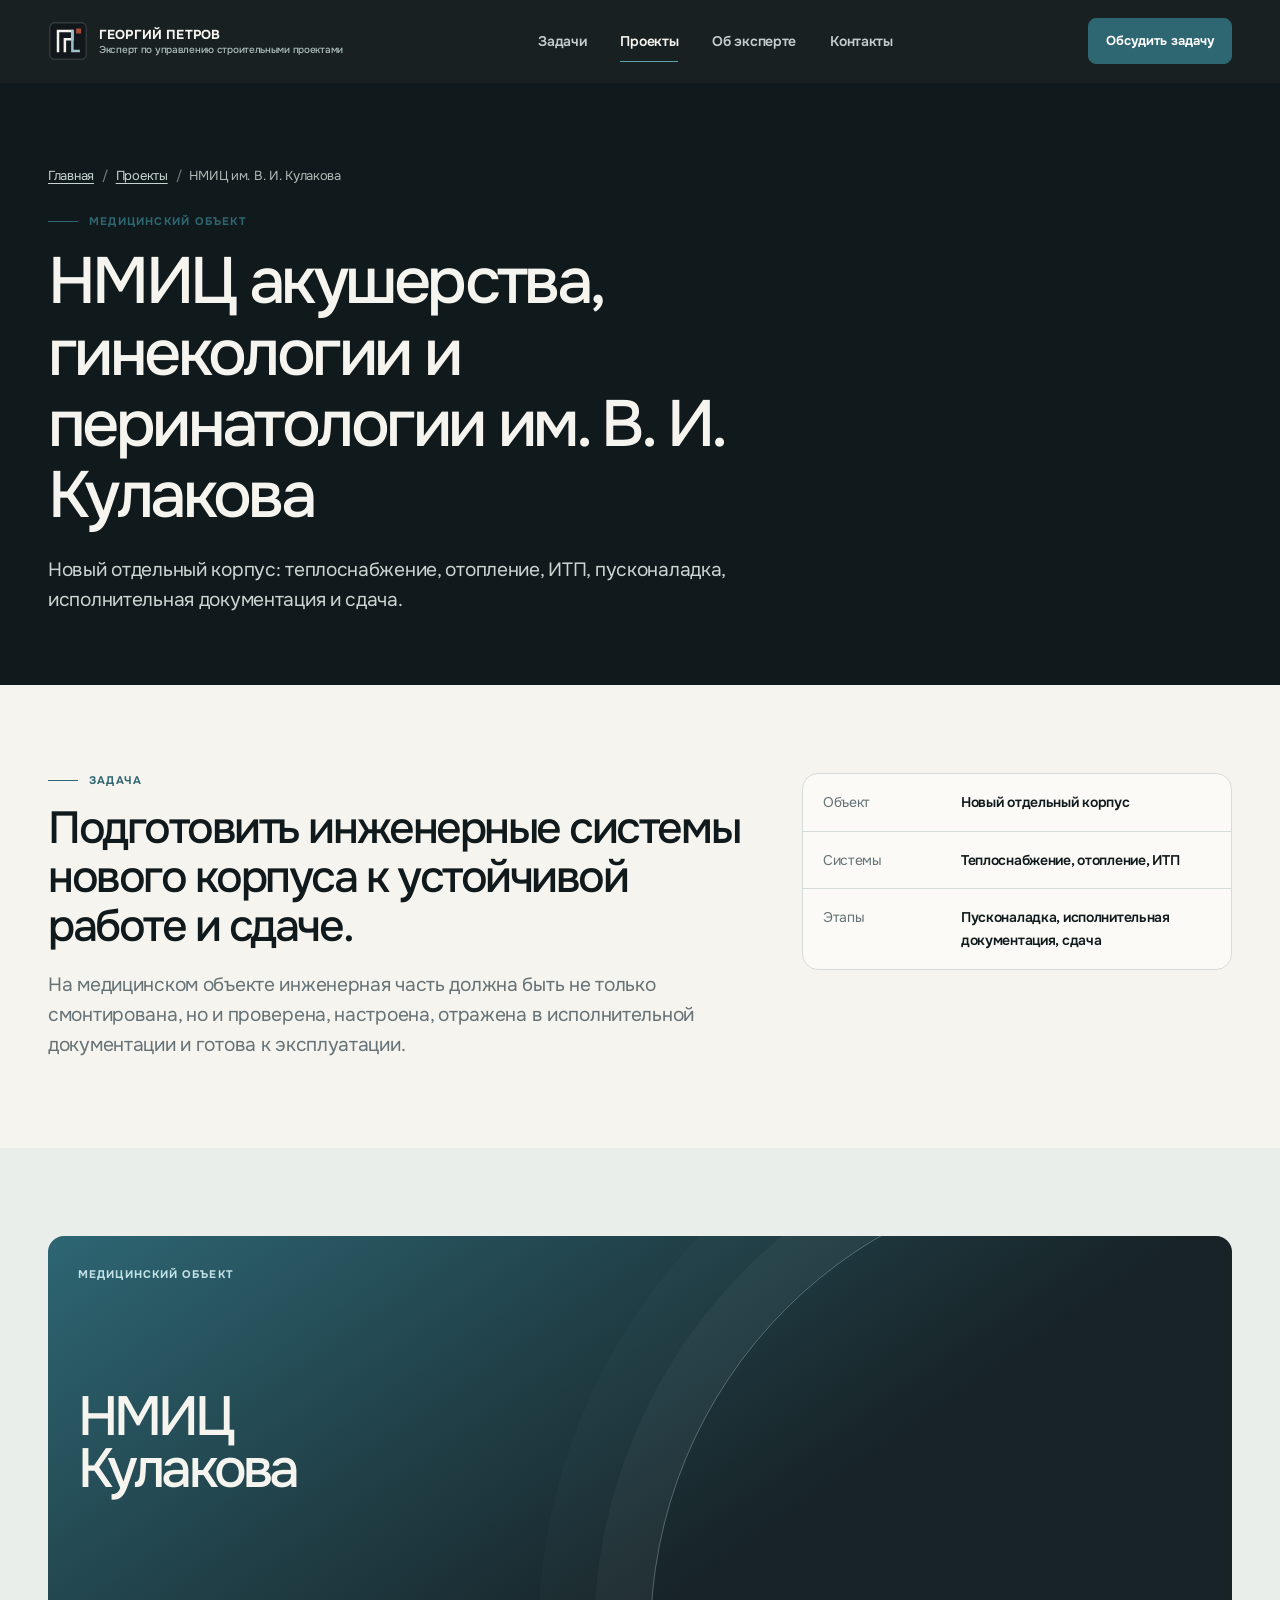
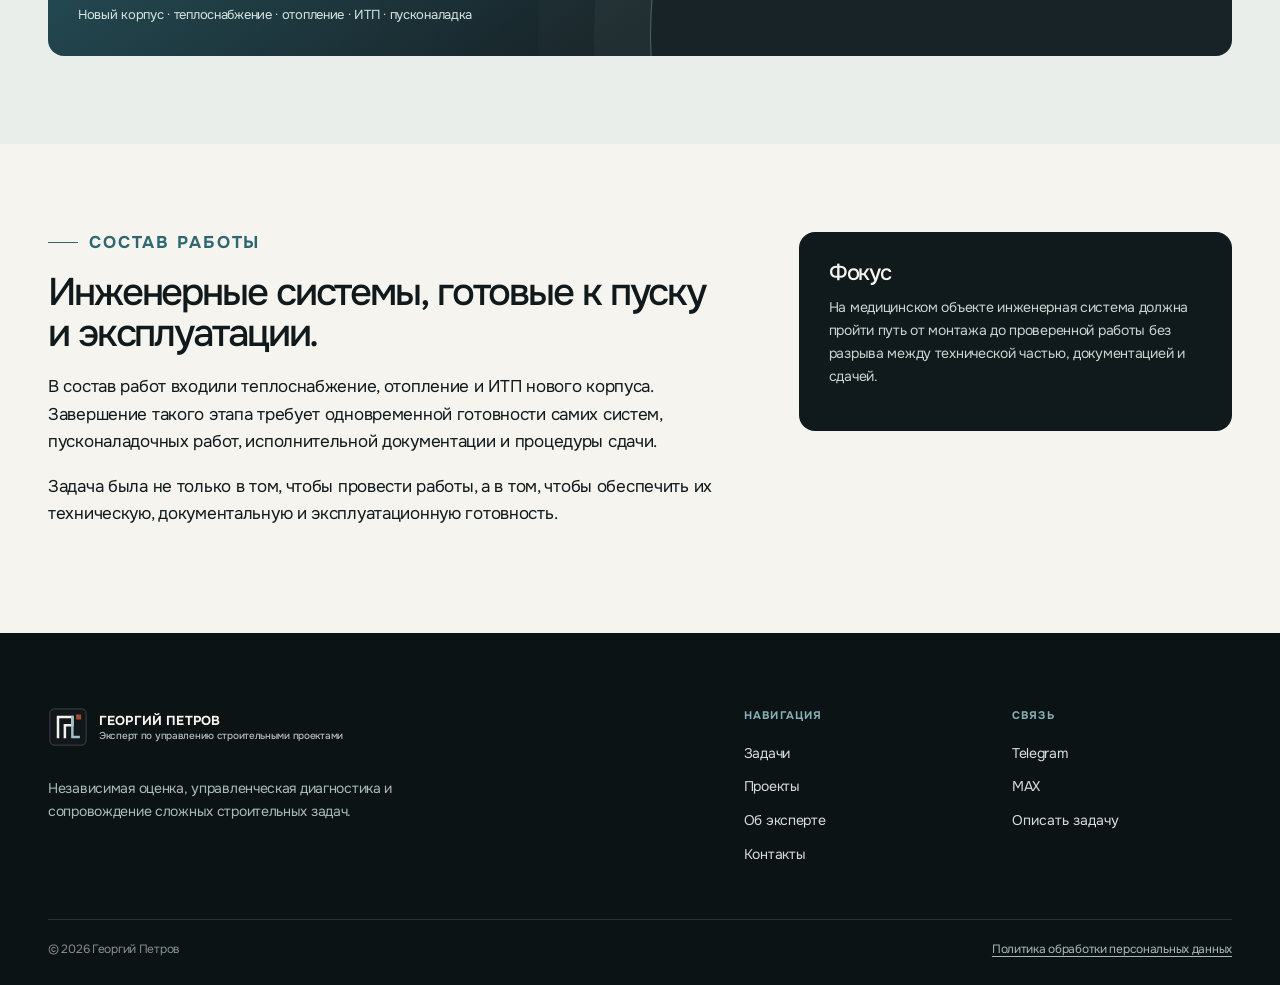
<file: case-kulakov.html>
<!doctype html>
<html lang="ru" data-base="./">
<head>
  <meta charset="utf-8"><meta name="viewport" content="width=device-width, initial-scale=1"><meta name="theme-color" content="#11191B">
  <title>НМИЦ им. В. И. Кулакова — инженерные системы</title>
  <meta name="description" content="Новый корпус НМИЦ им. В. И. Кулакова: отопление, теплоснабжение, ИТП, пусконаладка, исполнительная документация и сдача.">
  <meta property="og:title" content="НМИЦ им. В. И. Кулакова — проект Георгия Петрова"><meta property="og:type" content="article"><meta property="og:locale" content="ru_RU"><meta property="og:image" content="https://gp-construction.vercel.app/assets/images/og-cover-v9.jpg">
  <link rel="canonical" href="https://gp-construction.vercel.app/case-kulakov.html"><link rel="icon" type="image/svg+xml" href="assets/images/favicon.svg">
  <link rel="preconnect" href="https://fonts.googleapis.com"><link rel="preconnect" href="https://fonts.gstatic.com" crossorigin><link href="https://fonts.googleapis.com/css2?family=Onest:wght@400;500;600;700&family=Manrope:wght@400;500;600;700&display=swap" rel="stylesheet"><link rel="stylesheet" href="assets/css/style.css">
  <script src="assets/js/config.js" defer></script><script src="assets/js/components.js" defer></script><script src="assets/js/main.js" defer></script>
</head>
<body data-page="cases"><div data-site-header></div><main id="main-content">
  <section class="page-hero" aria-labelledby="case-title"><div class="container"><ol class="breadcrumbs"><li><a href="index.html">Главная</a></li><li><a href="cases.html">Проекты</a></li><li>НМИЦ им. В. И. Кулакова</li></ol><p class="eyebrow">Медицинский объект</p><h1 id="case-title">НМИЦ акушерства, гинекологии и перинатологии им. В. И. Кулакова</h1><p class="lead">Новый отдельный корпус: теплоснабжение, отопление, ИТП, пусконаладка, исполнительная документация и сдача.</p></div></section>
  <section class="section"><div class="container case-intro"><div data-reveal><p class="section-label">Задача</p><h2>Подготовить инженерные системы нового корпуса к устойчивой работе и сдаче.</h2><p class="lead muted">На медицинском объекте инженерная часть должна быть не только смонтирована, но и проверена, настроена, отражена в исполнительной документации и готова к эксплуатации.</p></div><ul class="case-facts" data-reveal><li><span>Объект</span><strong>Новый отдельный корпус</strong></li><li><span>Системы</span><strong>Теплоснабжение, отопление, ИТП</strong></li><li><span>Этапы</span><strong>Пусконаладка, исполнительная документация, сдача</strong></li></ul></div></section>
  <section class="section section-mist"><div class="container"><div class="project-slide" style="min-height:420px;border-radius:16px" data-reveal><span>Медицинский объект</span><strong>НМИЦ<br>Кулакова</strong><p>Новый корпус · теплоснабжение · отопление · ИТП · пусконаладка</p></div></div></section>
  <section class="section"><div class="container case-body"><article data-reveal><p class="section-label">Состав работы</p><h2>Инженерные системы, готовые к пуску и эксплуатации.</h2><p>В состав работ входили теплоснабжение, отопление и ИТП нового корпуса. Завершение такого этапа требует одновременной готовности самих систем, пусконаладочных работ, исполнительной документации и процедуры сдачи.</p><p>Задача была не только в том, чтобы провести работы, а в том, чтобы обеспечить их техническую, документальную и эксплуатационную готовность.</p></article><aside class="case-aside" data-reveal><h3>Фокус</h3><p>На медицинском объекте инженерная система должна пройти путь от монтажа до проверенной работы без разрыва между технической частью, документацией и сдачей.</p></aside></div></section>
</main><div data-site-footer></div></body></html>
</file>
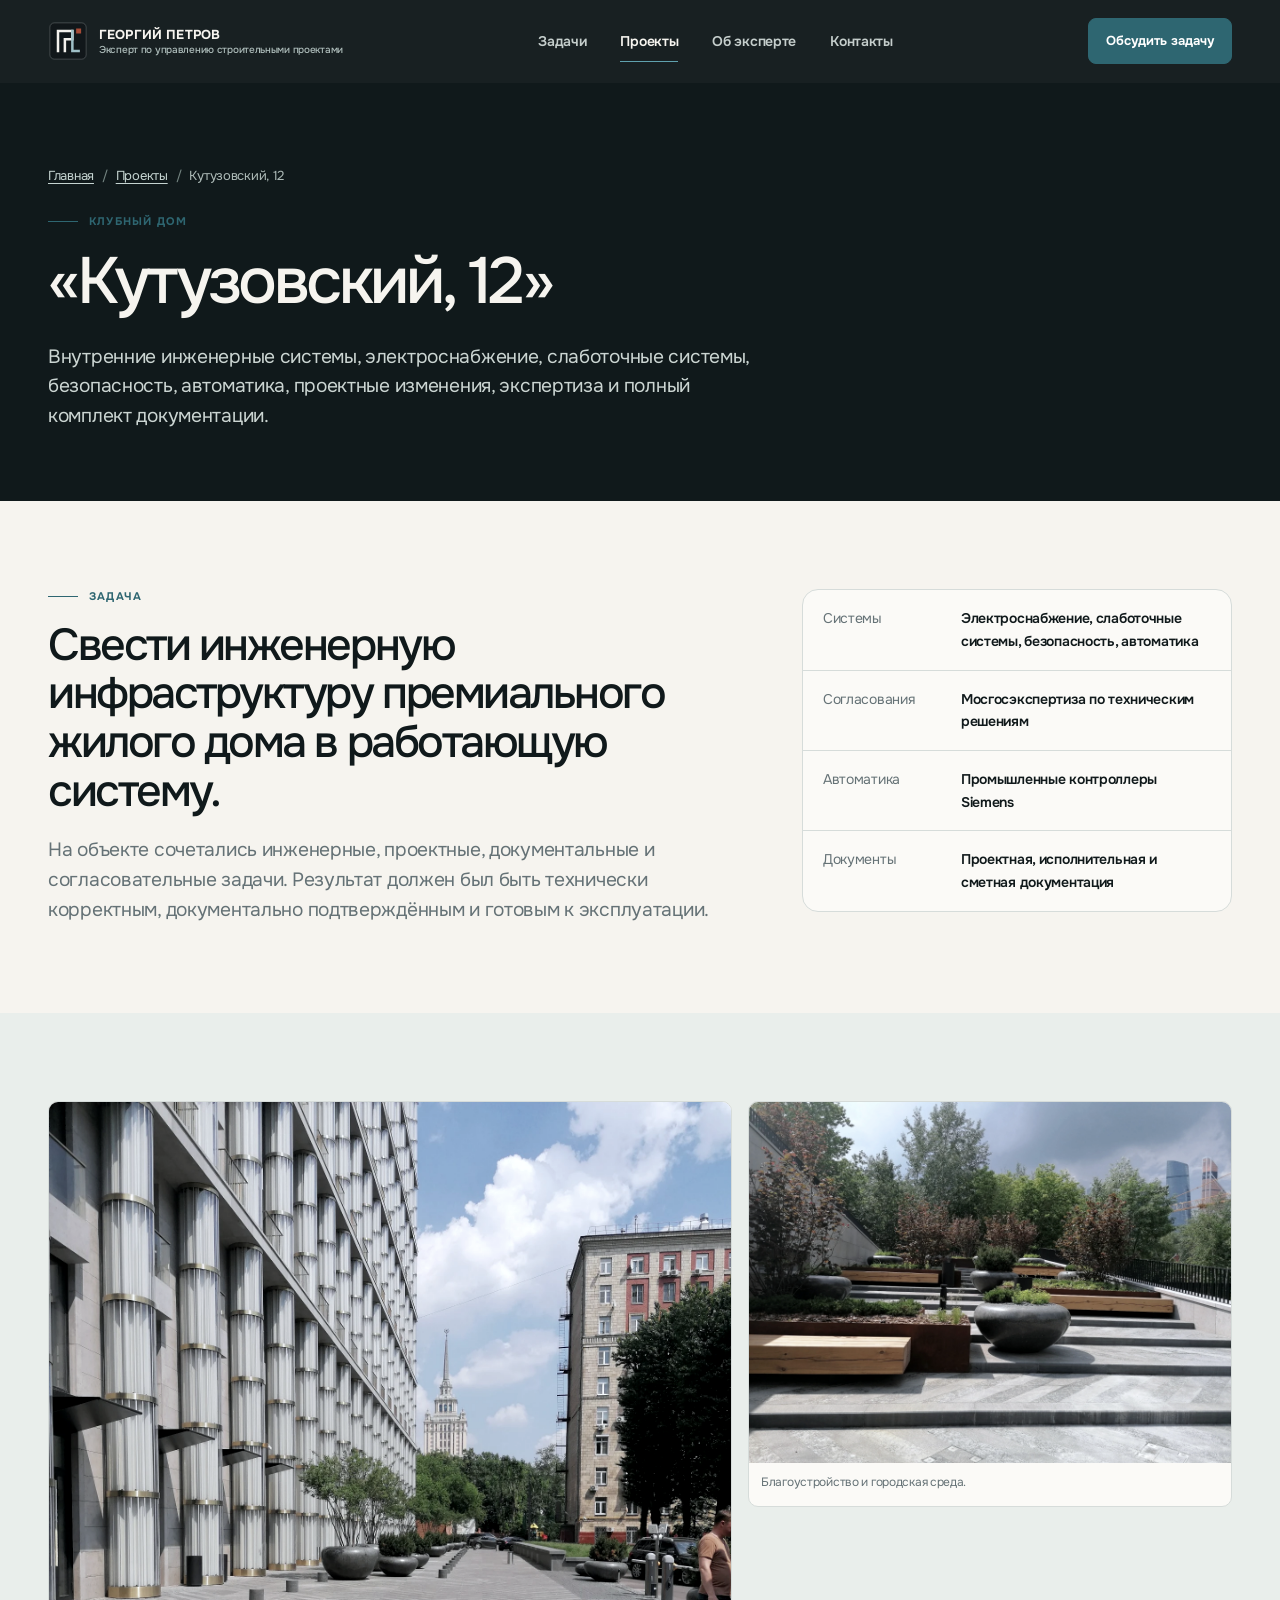
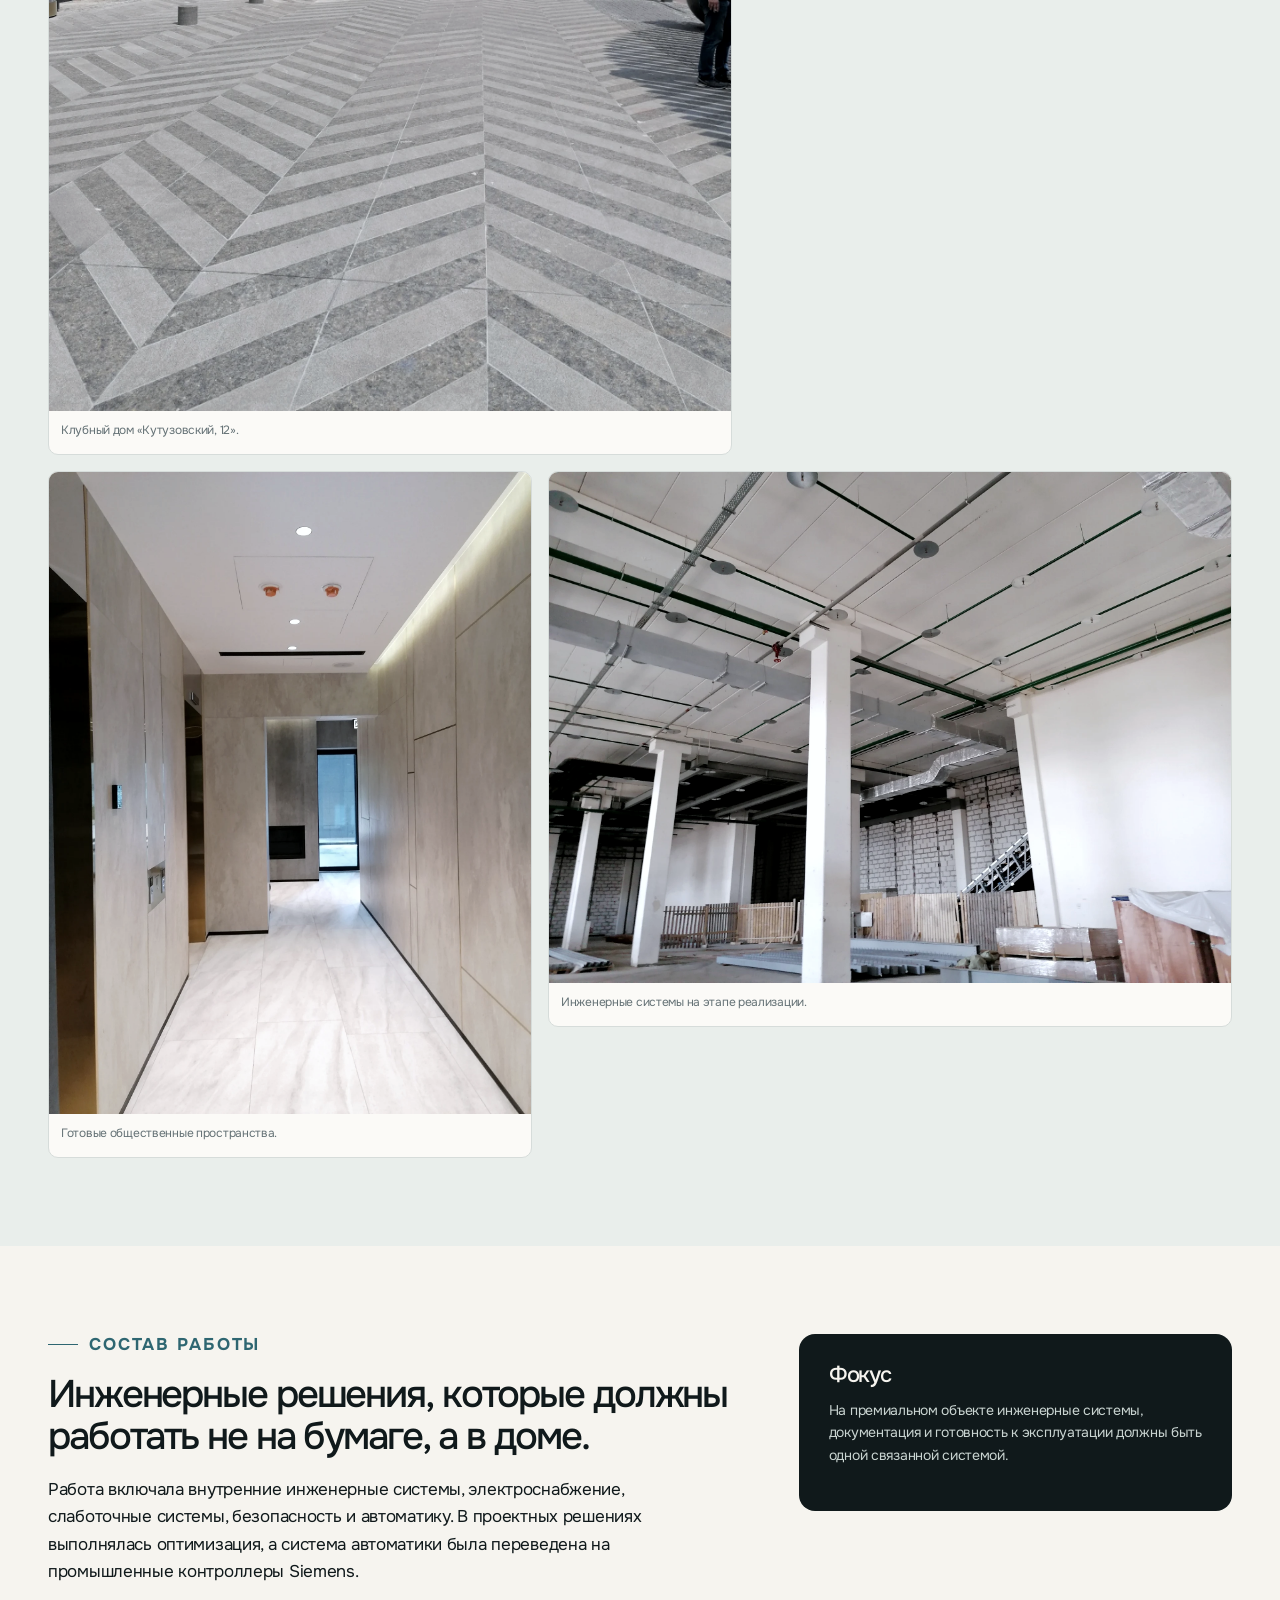
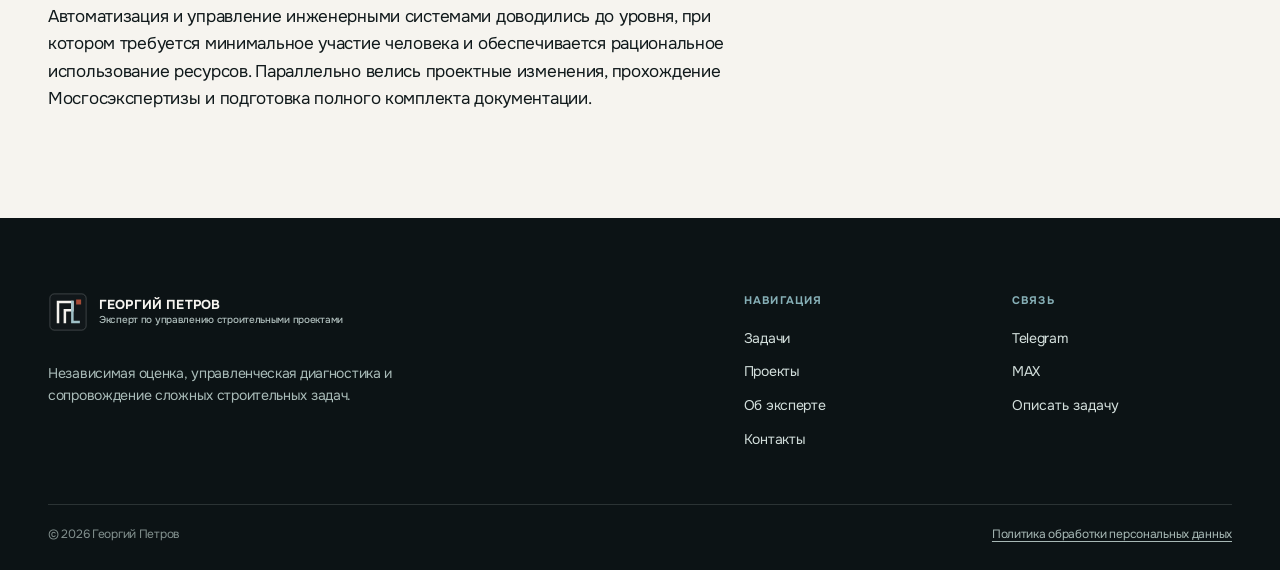
<file: case-kutuzovsky.html>
<!doctype html>
<html lang="ru" data-base="./">
<head>
  <meta charset="utf-8"><meta name="viewport" content="width=device-width, initial-scale=1"><meta name="theme-color" content="#11191B">
  <title>«Кутузовский, 12» — инженерные системы и автоматизация</title>
  <meta name="description" content="Клубный дом «Кутузовский, 12»: инженерные системы, автоматизация, проектные изменения, экспертиза и документация.">
  <meta property="og:title" content="«Кутузовский, 12» — проект Георгия Петрова"><meta property="og:type" content="article"><meta property="og:locale" content="ru_RU"><meta property="og:image" content="https://gp-construction.vercel.app/assets/images/kutuzovsky-facade-v9.webp">
  <link rel="canonical" href="https://gp-construction.vercel.app/case-kutuzovsky.html"><link rel="icon" type="image/svg+xml" href="assets/images/favicon.svg">
  <link rel="preconnect" href="https://fonts.googleapis.com"><link rel="preconnect" href="https://fonts.gstatic.com" crossorigin><link href="https://fonts.googleapis.com/css2?family=Onest:wght@400;500;600;700&family=Manrope:wght@400;500;600;700&display=swap" rel="stylesheet"><link rel="stylesheet" href="assets/css/style.css">
  <script src="assets/js/config.js" defer></script><script src="assets/js/components.js" defer></script><script src="assets/js/main.js" defer></script>
</head>
<body data-page="cases"><div data-site-header></div><main id="main-content">
  <section class="page-hero" aria-labelledby="case-title"><div class="container"><ol class="breadcrumbs"><li><a href="index.html">Главная</a></li><li><a href="cases.html">Проекты</a></li><li>Кутузовский, 12</li></ol><p class="eyebrow">Клубный дом</p><h1 id="case-title">«Кутузовский, 12»</h1><p class="lead">Внутренние инженерные системы, электроснабжение, слаботочные системы, безопасность, автоматика, проектные изменения, экспертиза и полный комплект документации.</p></div></section>
  <section class="section"><div class="container case-intro"><div data-reveal><p class="section-label">Задача</p><h2>Свести инженерную инфраструктуру премиального жилого дома в работающую систему.</h2><p class="lead muted">На объекте сочетались инженерные, проектные, документальные и согласовательные задачи. Результат должен был быть технически корректным, документально подтверждённым и готовым к эксплуатации.</p></div><ul class="case-facts" data-reveal><li><span>Системы</span><strong>Электроснабжение, слаботочные системы, безопасность, автоматика</strong></li><li><span>Согласования</span><strong>Мосгосэкспертиза по техническим решениям</strong></li><li><span>Автоматика</span><strong>Промышленные контроллеры Siemens</strong></li><li><span>Документы</span><strong>Проектная, исполнительная и сметная документация</strong></li></ul></div></section>
  <section class="section section-mist"><div class="container"><div class="case-gallery" data-reveal><figure class="span-7"><img src="assets/images/kutuzovsky-facade-v9.webp" alt="Фасад и благоустройство клубного дома «Кутузовский, 12»" loading="lazy" width="1350" height="1800"><figcaption>Клубный дом «Кутузовский, 12».</figcaption></figure><figure class="span-5"><img src="assets/images/kutuzovsky-garden-v9.webp" alt="Благоустройство территории клубного дома «Кутузовский, 12»" loading="lazy" width="1800" height="1350"><figcaption>Благоустройство и городская среда.</figcaption></figure><figure class="span-5"><img src="assets/images/kutuzovsky-interior-v9.webp" alt="Интерьер клубного дома «Кутузовский, 12»" loading="lazy" width="1350" height="1800"><figcaption>Готовые общественные пространства.</figcaption></figure><figure class="span-7"><img src="assets/images/kutuzovsky-systems-v9.webp" alt="Инженерные системы на объекте «Кутузовский, 12»" loading="lazy" width="1800" height="1350"><figcaption>Инженерные системы на этапе реализации.</figcaption></figure></div></div></section>
  <section class="section"><div class="container case-body"><article data-reveal><p class="section-label">Состав работы</p><h2>Инженерные решения, которые должны работать не на бумаге, а в доме.</h2><p>Работа включала внутренние инженерные системы, электроснабжение, слаботочные системы, безопасность и автоматику. В проектных решениях выполнялась оптимизация, а система автоматики была переведена на промышленные контроллеры Siemens.</p><p>Автоматизация и управление инженерными системами доводились до уровня, при котором требуется минимальное участие человека и обеспечивается рациональное использование ресурсов. Параллельно велись проектные изменения, прохождение Мосгосэкспертизы и подготовка полного комплекта документации.</p></article><aside class="case-aside" data-reveal><h3>Фокус</h3><p>На премиальном объекте инженерные системы, документация и готовность к эксплуатации должны быть одной связанной системой.</p></aside></div></section>
</main><div data-site-footer></div></body></html>
</file>
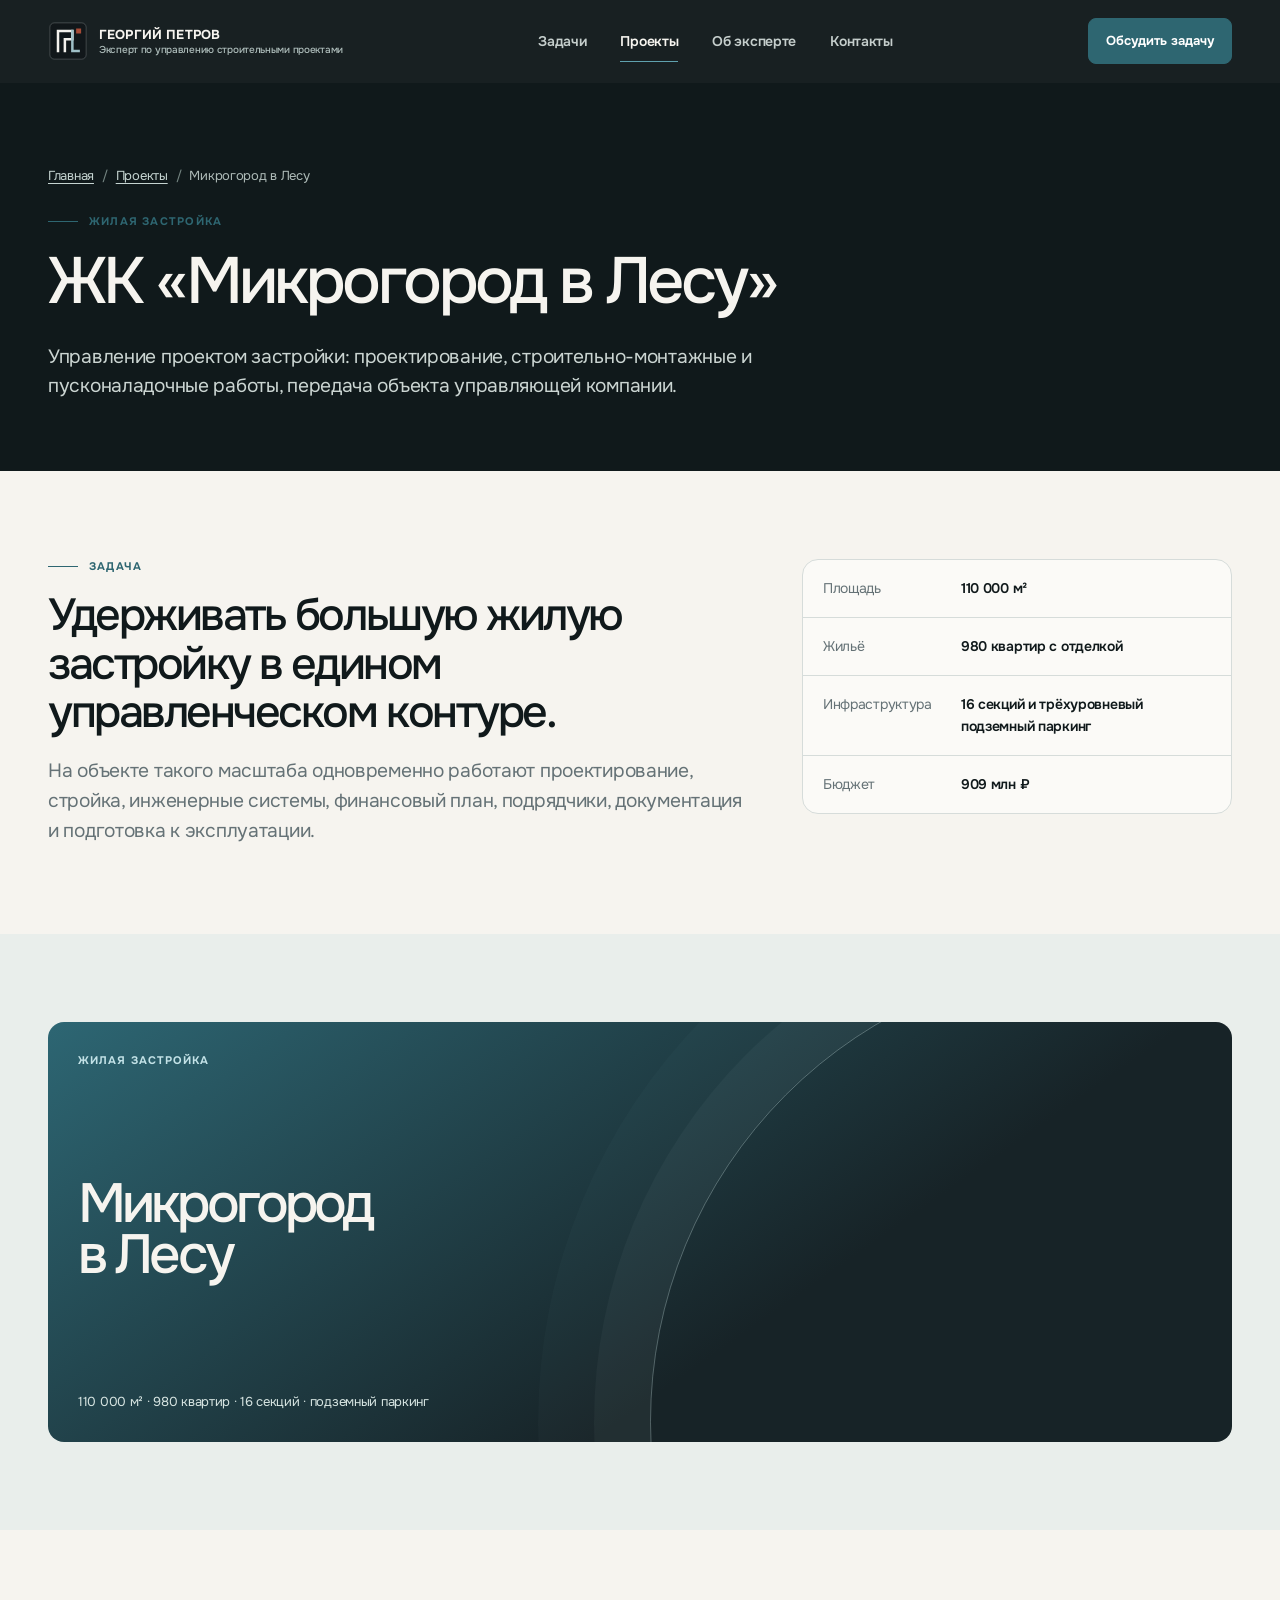
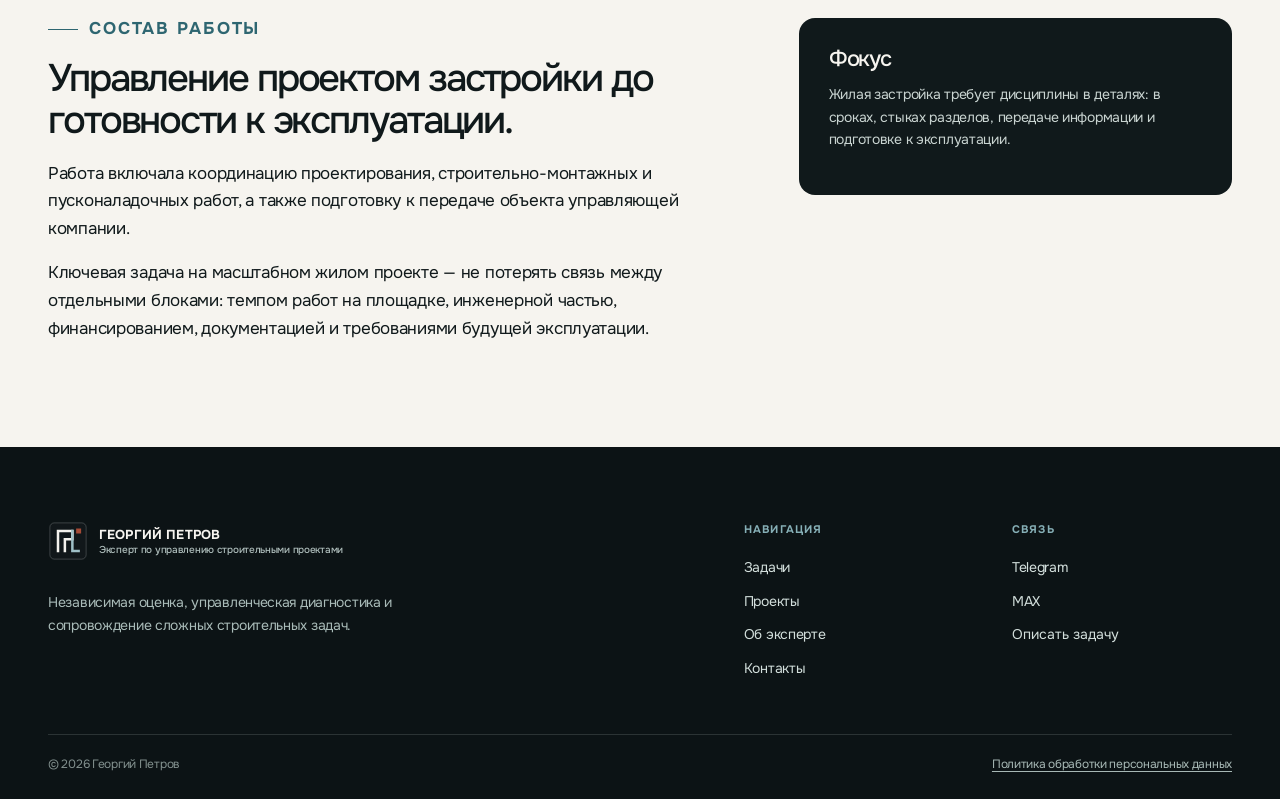
<file: case-microdistrict.html>
<!doctype html>
<html lang="ru" data-base="./">
<head>
  <meta charset="utf-8"><meta name="viewport" content="width=device-width, initial-scale=1"><meta name="theme-color" content="#11191B">
  <title>ЖК «Микрогород в Лесу» — управление проектом</title>
  <meta name="description" content="ЖК «Микрогород в Лесу»: управление проектом застройки, инженерные системы, пусконаладка и передача управляющей компании.">
  <meta property="og:title" content="ЖК «Микрогород в Лесу» — управление проектом"><meta property="og:type" content="article"><meta property="og:locale" content="ru_RU"><meta property="og:image" content="https://gp-construction.vercel.app/assets/images/og-cover-v9.jpg">
  <link rel="canonical" href="https://gp-construction.vercel.app/case-microdistrict.html"><link rel="icon" type="image/svg+xml" href="assets/images/favicon.svg">
  <link rel="preconnect" href="https://fonts.googleapis.com"><link rel="preconnect" href="https://fonts.gstatic.com" crossorigin><link href="https://fonts.googleapis.com/css2?family=Onest:wght@400;500;600;700&family=Manrope:wght@400;500;600;700&display=swap" rel="stylesheet"><link rel="stylesheet" href="assets/css/style.css">
  <script src="assets/js/config.js" defer></script><script src="assets/js/components.js" defer></script><script src="assets/js/main.js" defer></script>
</head>
<body data-page="cases"><div data-site-header></div><main id="main-content">
  <section class="page-hero" aria-labelledby="case-title"><div class="container"><ol class="breadcrumbs"><li><a href="index.html">Главная</a></li><li><a href="cases.html">Проекты</a></li><li>Микрогород в Лесу</li></ol><p class="eyebrow">Жилая застройка</p><h1 id="case-title">ЖК «Микрогород в Лесу»</h1><p class="lead">Управление проектом застройки: проектирование, строительно-монтажные и пусконаладочные работы, передача объекта управляющей компании.</p></div></section>
  <section class="section"><div class="container case-intro"><div data-reveal><p class="section-label">Задача</p><h2>Удерживать большую жилую застройку в едином управленческом контуре.</h2><p class="lead muted">На объекте такого масштаба одновременно работают проектирование, стройка, инженерные системы, финансовый план, подрядчики, документация и подготовка к эксплуатации.</p></div><ul class="case-facts" data-reveal><li><span>Площадь</span><strong>110 000 м²</strong></li><li><span>Жильё</span><strong>980 квартир с отделкой</strong></li><li><span>Инфраструктура</span><strong>16 секций и трёхуровневый подземный паркинг</strong></li><li><span>Бюджет</span><strong>909 млн ₽</strong></li></ul></div></section>
  <section class="section section-mist"><div class="container"><div class="project-slide" style="min-height:420px;border-radius:16px" data-reveal><span>Жилая застройка</span><strong>Микрогород<br>в Лесу</strong><p>110 000 м² · 980 квартир · 16 секций · подземный паркинг</p></div></div></section>
  <section class="section"><div class="container case-body"><article data-reveal><p class="section-label">Состав работы</p><h2>Управление проектом застройки до готовности к эксплуатации.</h2><p>Работа включала координацию проектирования, строительно-монтажных и пусконаладочных работ, а также подготовку к передаче объекта управляющей компании.</p><p>Ключевая задача на масштабном жилом проекте — не потерять связь между отдельными блоками: темпом работ на площадке, инженерной частью, финансированием, документацией и требованиями будущей эксплуатации.</p></article><aside class="case-aside" data-reveal><h3>Фокус</h3><p>Жилая застройка требует дисциплины в деталях: в сроках, стыках разделов, передаче информации и подготовке к эксплуатации.</p></aside></div></section>
</main><div data-site-footer></div></body></html>
</file>
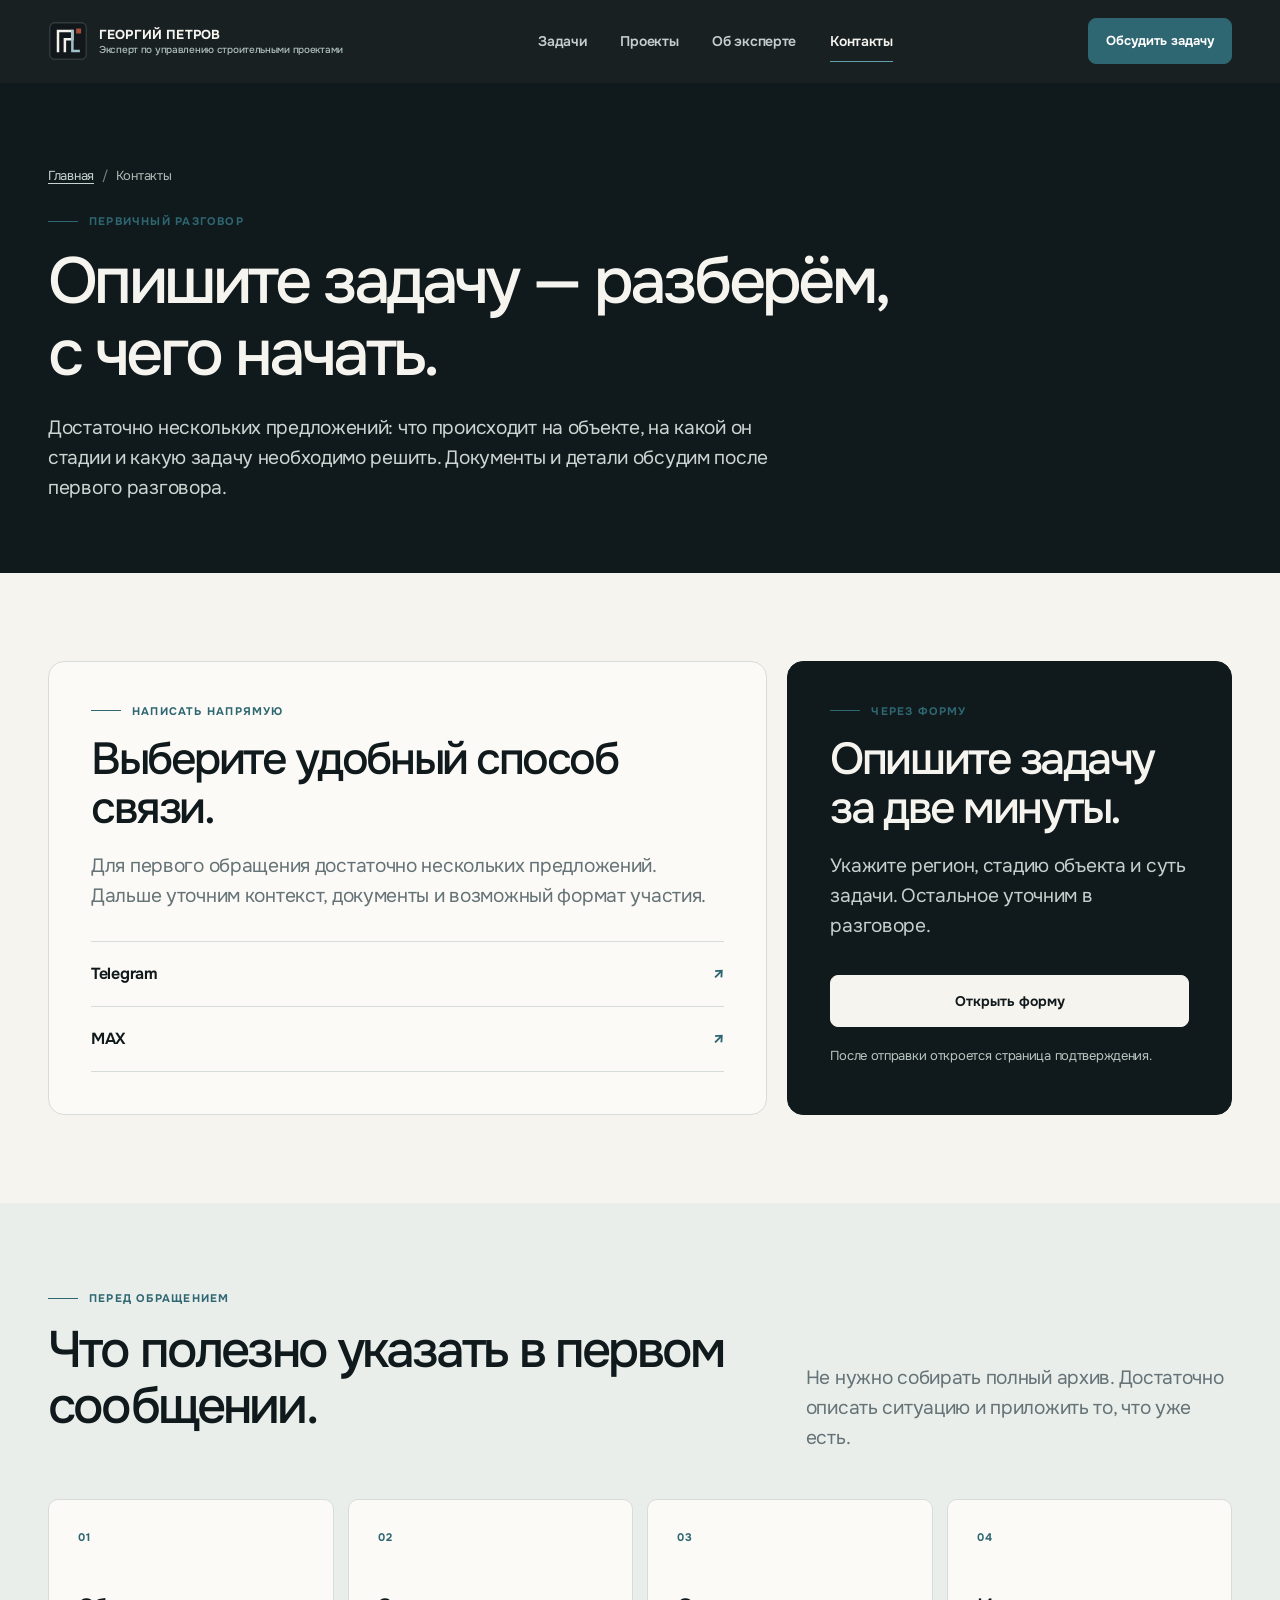
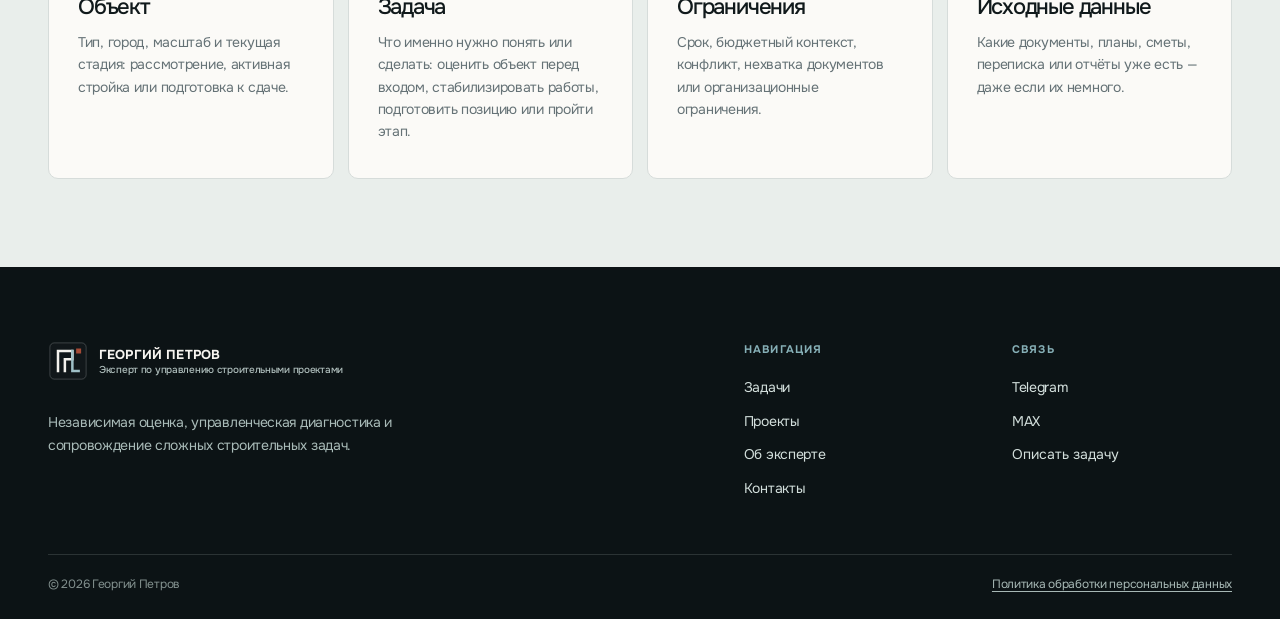
<file: contacts.html>
<!doctype html>
<html lang="ru" data-base="./">
<head>
  <meta charset="utf-8"><meta name="viewport" content="width=device-width, initial-scale=1"><meta name="theme-color" content="#11191B">
  <title>Контакты — Георгий Петров</title>
  <meta name="description" content="Связь с Георгием Петровым: Telegram, MAX или форма первичного обращения по строительному проекту.">
  <meta property="og:title" content="Контакты — Георгий Петров"><meta property="og:description" content="Обсудить строительный проект, независимую оценку или сложную ситуацию на объекте."><meta property="og:type" content="website"><meta property="og:locale" content="ru_RU"><meta property="og:image" content="https://gp-construction.vercel.app/assets/images/og-cover-v9.jpg">
  <link rel="canonical" href="https://gp-construction.vercel.app/contacts.html"><link rel="icon" type="image/svg+xml" href="assets/images/favicon.svg">
  <link rel="preconnect" href="https://fonts.googleapis.com"><link rel="preconnect" href="https://fonts.gstatic.com" crossorigin><link href="https://fonts.googleapis.com/css2?family=Onest:wght@400;500;600;700&family=Manrope:wght@400;500;600;700&display=swap" rel="stylesheet"><link rel="stylesheet" href="assets/css/style.css">
  <script src="assets/js/config.js" defer></script><script src="assets/js/components.js" defer></script><script src="assets/js/main.js" defer></script>
</head>
<body data-page="contacts"><div data-site-header></div><main id="main-content">
  <section class="page-hero page-hero--contact" aria-labelledby="contacts-title"><div class="container"><ol class="breadcrumbs"><li><a href="index.html">Главная</a></li><li>Контакты</li></ol><p class="eyebrow">Первичный разговор</p><h1 id="contacts-title">Опишите задачу — разберём, с чего начать.</h1><p class="lead">Достаточно нескольких предложений: что происходит на объекте, на какой он стадии и какую задачу необходимо решить. Документы и детали обсудим после первого разговора.</p></div></section>
  <section class="section"><div class="container contact-layout"><article class="contact-panel" data-reveal><p class="section-label">Написать напрямую</p><h2>Выберите удобный способ связи.</h2><p class="lead">Для первого обращения достаточно нескольких предложений. Дальше уточним контекст, документы и возможный формат участия.</p><div class="contact-link-list"><a data-telegram-link target="_blank" rel="noopener">Telegram</a><a data-max-link target="_blank" rel="noopener">MAX</a></div></article><article class="contact-panel contact-panel--dark" data-reveal><p class="section-label">Через форму</p><h2>Опишите задачу за две минуты.</h2><p class="lead">Укажите регион, стадию объекта и суть задачи. Остальное уточним в разговоре.</p><button class="button button-contact" type="button" data-open-lead>Открыть форму</button><p class="contact-note">После отправки откроется страница подтверждения.</p></article></div></section>
  <section class="section section-mist"><div class="container"><div class="section-head"><div><p class="section-label">Перед обращением</p><h2>Что полезно указать в первом сообщении.</h2></div><p class="lead">Не нужно собирать полный архив. Достаточно описать ситуацию и приложить то, что уже есть.</p></div><div class="scenario-grid" data-reveal><article class="scenario-card"><span class="num">01</span><h3>Объект</h3><p>Тип, город, масштаб и текущая стадия: рассмотрение, активная стройка или подготовка к сдаче.</p></article><article class="scenario-card"><span class="num">02</span><h3>Задача</h3><p>Что именно нужно понять или сделать: оценить объект перед входом, стабилизировать работы, подготовить позицию или пройти этап.</p></article><article class="scenario-card"><span class="num">03</span><h3>Ограничения</h3><p>Срок, бюджетный контекст, конфликт, нехватка документов или организационные ограничения.</p></article><article class="scenario-card"><span class="num">04</span><h3>Исходные данные</h3><p>Какие документы, планы, сметы, переписка или отчёты уже есть — даже если их немного.</p></article></div></div></section>
</main><div data-site-footer></div></body></html>
</file>
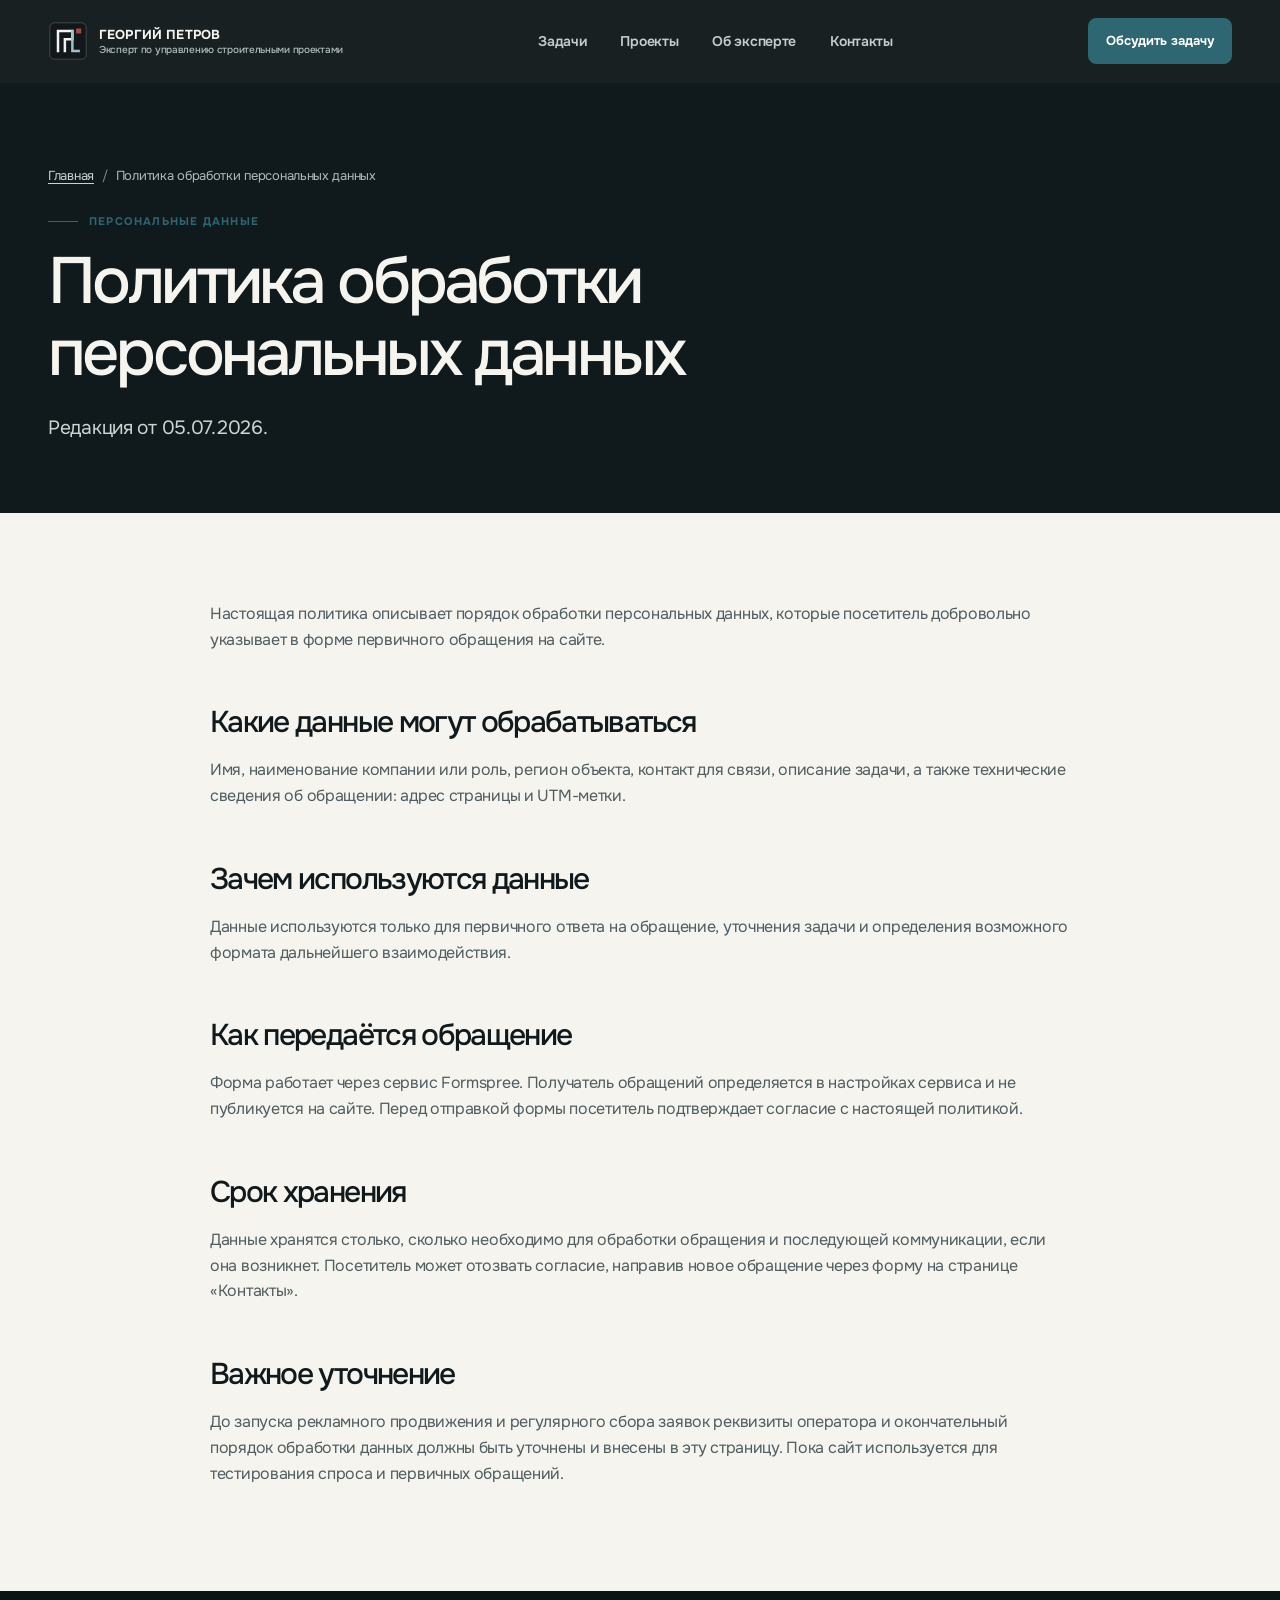
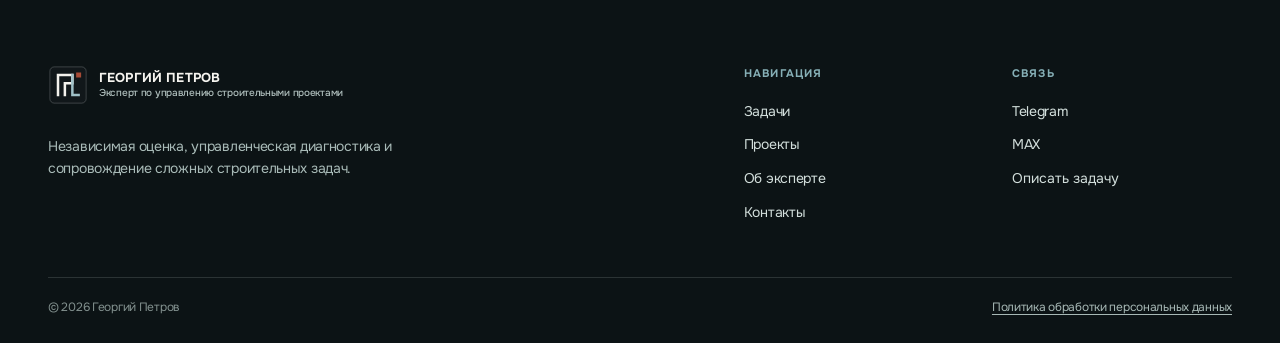
<file: privacy.html>
<!doctype html>
<html lang="ru" data-base="./">
<head><meta charset="utf-8"><meta name="viewport" content="width=device-width, initial-scale=1"><meta name="theme-color" content="#11191B"><meta name="robots" content="noindex, follow"><title>Политика обработки персональных данных — Георгий Петров</title><link rel="canonical" href="https://gp-construction.vercel.app/privacy.html"><link rel="icon" type="image/svg+xml" href="assets/images/favicon.svg"><link rel="preconnect" href="https://fonts.googleapis.com"><link rel="preconnect" href="https://fonts.gstatic.com" crossorigin><link href="https://fonts.googleapis.com/css2?family=Onest:wght@400;500;600;700&family=Manrope:wght@400;500;600;700&display=swap" rel="stylesheet"><link rel="stylesheet" href="assets/css/style.css"><script src="assets/js/config.js" defer></script><script src="assets/js/components.js" defer></script><script src="assets/js/main.js" defer></script></head>
<body data-page="privacy"><div data-site-header></div><main id="main-content"><section class="page-hero"><div class="container"><ol class="breadcrumbs"><li><a href="index.html">Главная</a></li><li>Политика обработки персональных данных</li></ol><p class="eyebrow">Персональные данные</p><h1>Политика обработки персональных данных</h1><p class="lead">Редакция от 05.07.2026.</p></div></section><section class="section"><div class="container policy"><p>Настоящая политика описывает порядок обработки персональных данных, которые посетитель добровольно указывает в форме первичного обращения на сайте.</p><h2>Какие данные могут обрабатываться</h2><p>Имя, наименование компании или роль, регион объекта, контакт для связи, описание задачи, а также технические сведения об обращении: адрес страницы и UTM-метки.</p><h2>Зачем используются данные</h2><p>Данные используются только для первичного ответа на обращение, уточнения задачи и определения возможного формата дальнейшего взаимодействия.</p><h2>Как передаётся обращение</h2><p>Форма работает через сервис Formspree. Получатель обращений определяется в настройках сервиса и не публикуется на сайте. Перед отправкой формы посетитель подтверждает согласие с настоящей политикой.</p><h2>Срок хранения</h2><p>Данные хранятся столько, сколько необходимо для обработки обращения и последующей коммуникации, если она возникнет. Посетитель может отозвать согласие, направив новое обращение через форму на странице «Контакты».</p><h2>Важное уточнение</h2><p>До запуска рекламного продвижения и регулярного сбора заявок реквизиты оператора и окончательный порядок обработки данных должны быть уточнены и внесены в эту страницу. Пока сайт используется для тестирования спроса и первичных обращений.</p></div></section></main><div data-site-footer></div></body></html>
</file>
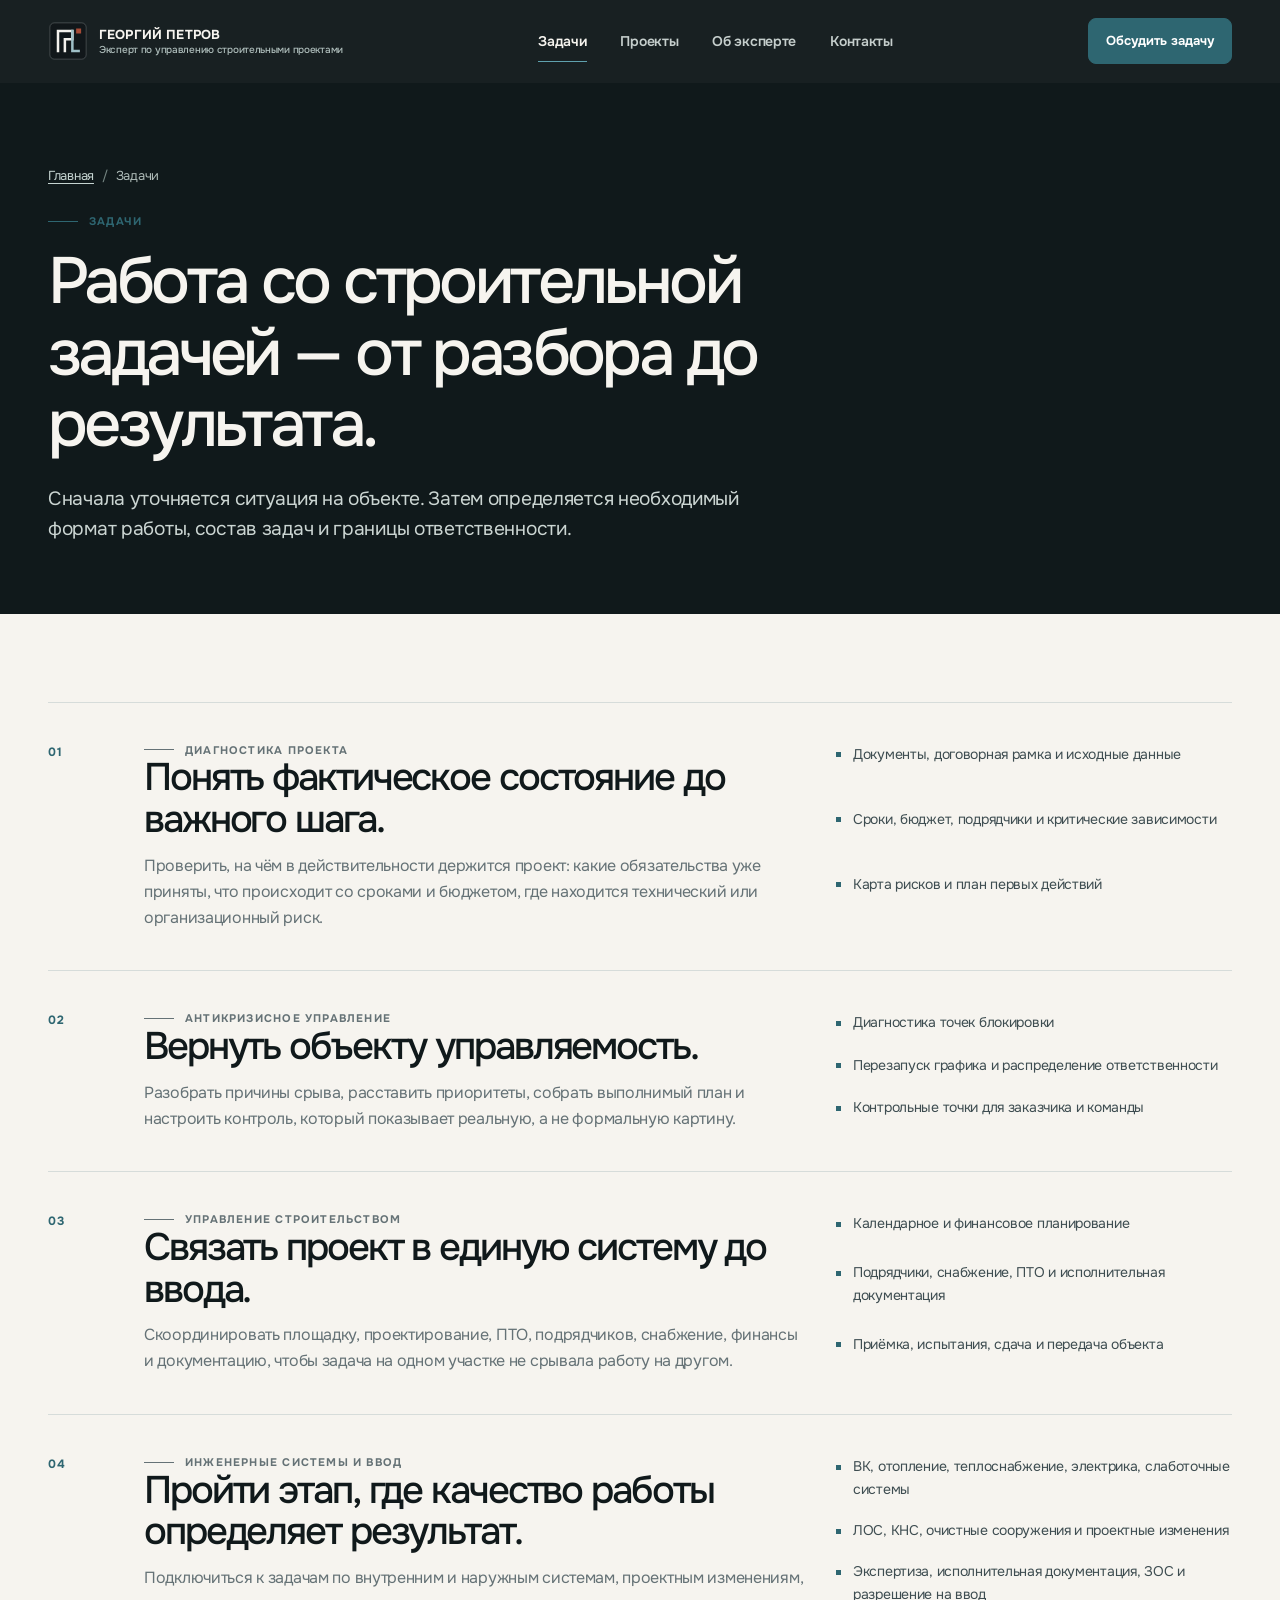
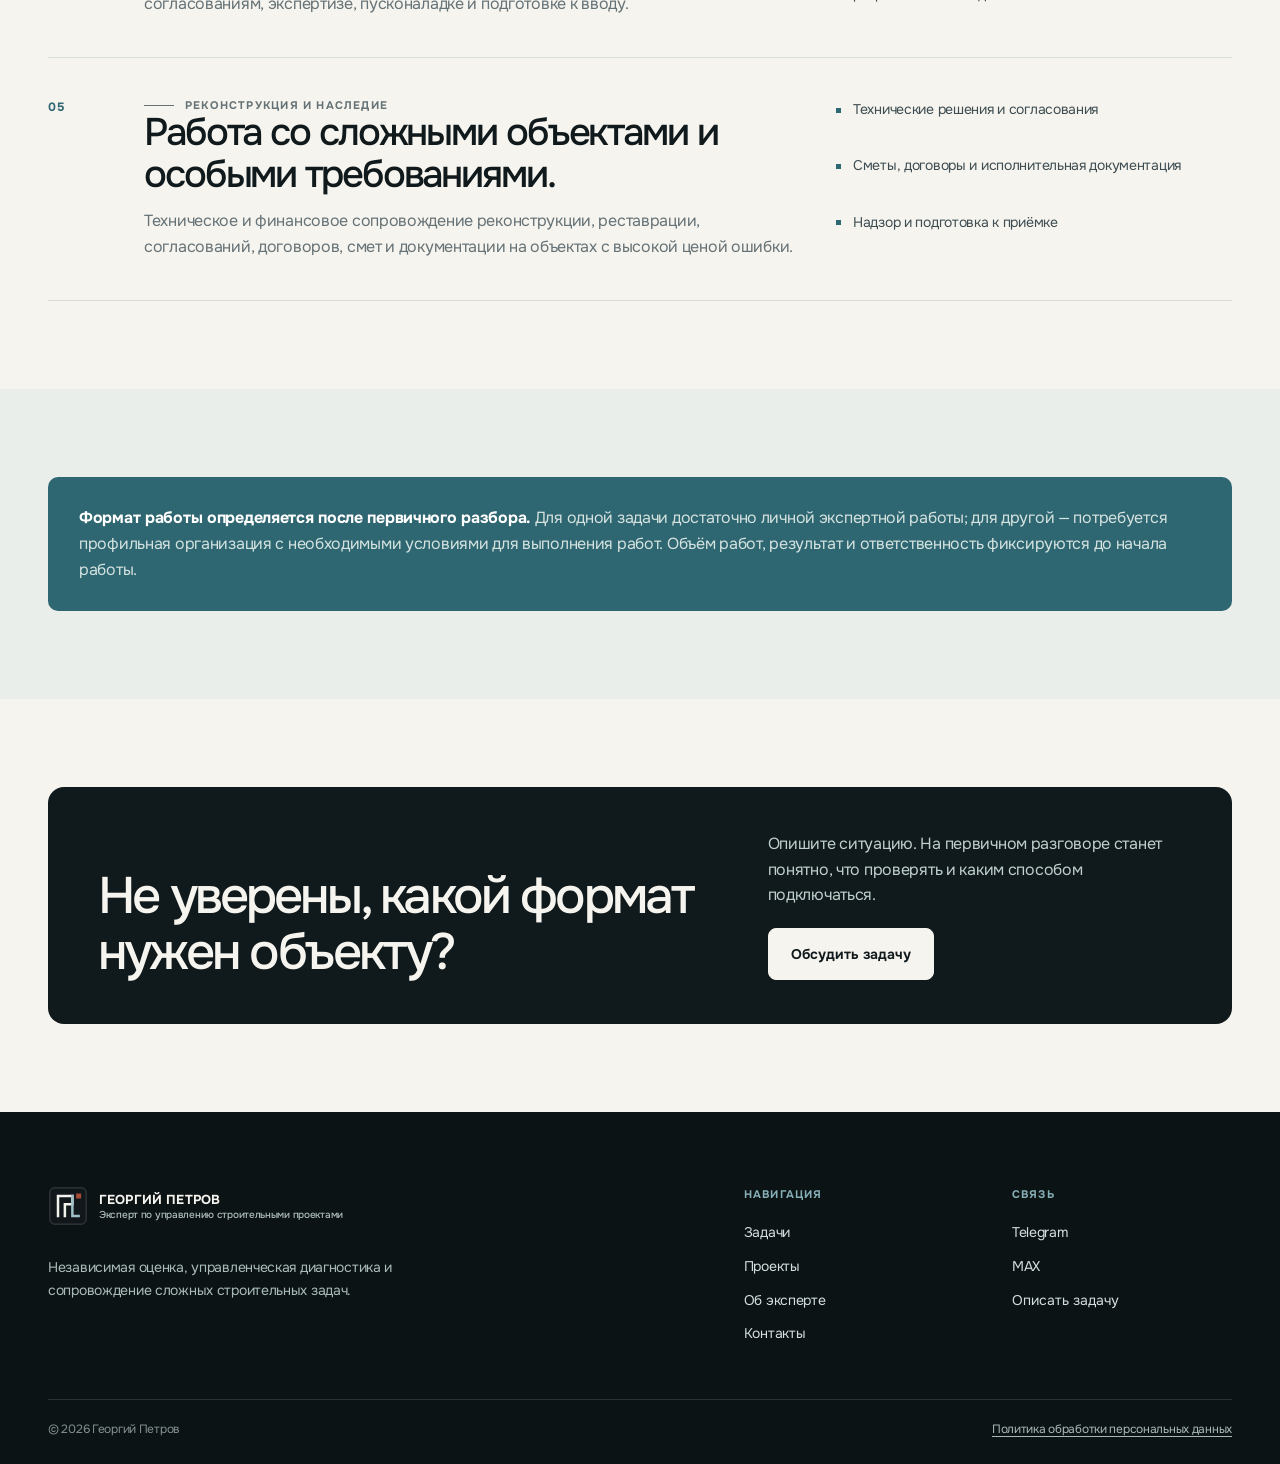
<file: services.html>
<!doctype html>
<html lang="ru" data-base="./">
<head>
  <meta charset="utf-8"><meta name="viewport" content="width=device-width, initial-scale=1"><meta name="theme-color" content="#11191B">
  <title>Задачи и форматы участия — Георгий Петров</title>
  <meta name="description" content="Диагностика строительного проекта, антикризисное управление, инженерные системы, согласования, ввод и сопровождение.">
  <meta property="og:title" content="Задачи и форматы участия — Георгий Петров"><meta property="og:description" content="Диагностика, управление сложными проектами, инженерные системы и ввод объектов."><meta property="og:type" content="website"><meta property="og:locale" content="ru_RU"><meta property="og:image" content="https://gp-construction.vercel.app/assets/images/og-cover-v9.jpg">
  <link rel="canonical" href="https://gp-construction.vercel.app/services.html"><link rel="icon" type="image/svg+xml" href="assets/images/favicon.svg">
  <link rel="preconnect" href="https://fonts.googleapis.com"><link rel="preconnect" href="https://fonts.gstatic.com" crossorigin><link href="https://fonts.googleapis.com/css2?family=Onest:wght@400;500;600;700&family=Manrope:wght@400;500;600;700&display=swap" rel="stylesheet"><link rel="stylesheet" href="assets/css/style.css">
  <script src="assets/js/config.js" defer></script><script src="assets/js/components.js" defer></script><script src="assets/js/main.js" defer></script>
</head>
<body data-page="services"><div data-site-header></div>
<main id="main-content">
  <section class="page-hero" aria-labelledby="services-title"><div class="container"><ol class="breadcrumbs"><li><a href="index.html">Главная</a></li><li>Задачи</li></ol><p class="eyebrow">Задачи</p><h1 id="services-title">Работа со строительной задачей — от разбора до результата.</h1><p class="lead">Сначала уточняется ситуация на объекте. Затем определяется необходимый формат работы, состав задач и границы ответственности.</p></div></section>
  <section class="section"><div class="container"><div class="service-list" data-reveal>
    <article class="service-row" id="diagnostics"><span class="num">01</span><div><p class="section-label">Диагностика проекта</p><h2>Понять фактическое состояние до важного шага.</h2><p>Проверить, на чём в действительности держится проект: какие обязательства уже приняты, что происходит со сроками и бюджетом, где находится технический или организационный риск.</p></div><ul><li>Документы, договорная рамка и исходные данные</li><li>Сроки, бюджет, подрядчики и критические зависимости</li><li>Карта рисков и план первых действий</li></ul></article>
    <article class="service-row" id="crisis"><span class="num">02</span><div><p class="section-label">Антикризисное управление</p><h2>Вернуть объекту управляемость.</h2><p>Разобрать причины срыва, расставить приоритеты, собрать выполнимый план и настроить контроль, который показывает реальную, а не формальную картину.</p></div><ul><li>Диагностика точек блокировки</li><li>Перезапуск графика и распределение ответственности</li><li>Контрольные точки для заказчика и команды</li></ul></article>
    <article class="service-row" id="management"><span class="num">03</span><div><p class="section-label">Управление строительством</p><h2>Связать проект в единую систему до ввода.</h2><p>Скоординировать площадку, проектирование, ПТО, подрядчиков, снабжение, финансы и документацию, чтобы задача на одном участке не срывала работу на другом.</p></div><ul><li>Календарное и финансовое планирование</li><li>Подрядчики, снабжение, ПТО и исполнительная документация</li><li>Приёмка, испытания, сдача и передача объекта</li></ul></article>
    <article class="service-row" id="engineering"><span class="num">04</span><div><p class="section-label">Инженерные системы и ввод</p><h2>Пройти этап, где качество работы определяет результат.</h2><p>Подключиться к задачам по внутренним и наружным системам, проектным изменениям, согласованиям, экспертизе, пусконаладке и подготовке к вводу.</p></div><ul><li>ВК, отопление, теплоснабжение, электрика, слаботочные системы</li><li>ЛОС, КНС, очистные сооружения и проектные изменения</li><li>Экспертиза, исполнительная документация, ЗОС и разрешение на ввод</li></ul></article>
    <article class="service-row" id="heritage"><span class="num">05</span><div><p class="section-label">Реконструкция и наследие</p><h2>Работа со сложными объектами и особыми требованиями.</h2><p>Техническое и финансовое сопровождение реконструкции, реставрации, согласований, договоров, смет и документации на объектах с высокой ценой ошибки.</p></div><ul><li>Технические решения и согласования</li><li>Сметы, договоры и исполнительная документация</li><li>Надзор и подготовка к приёмке</li></ul></article>
  </div></div></section>
  <section class="section section-mist"><div class="container"><div class="legal-note" data-reveal><strong>Формат работы определяется после первичного разбора.</strong> Для одной задачи достаточно личной экспертной работы; для другой — потребуется профильная организация с необходимыми условиями для выполнения работ. Объём работ, результат и ответственность фиксируются до начала работы.</div></div></section>
  <section class="section section-tight"><div class="container"><div class="cta-panel" data-reveal><h2>Не уверены, какой формат нужен объекту?</h2><div><p>Опишите ситуацию. На первичном разговоре станет понятно, что проверять и каким способом подключаться.</p><button class="button button-secondary" type="button" data-open-lead>Обсудить задачу</button></div></div></div></section>
</main><div data-site-footer></div></body></html>
</file>
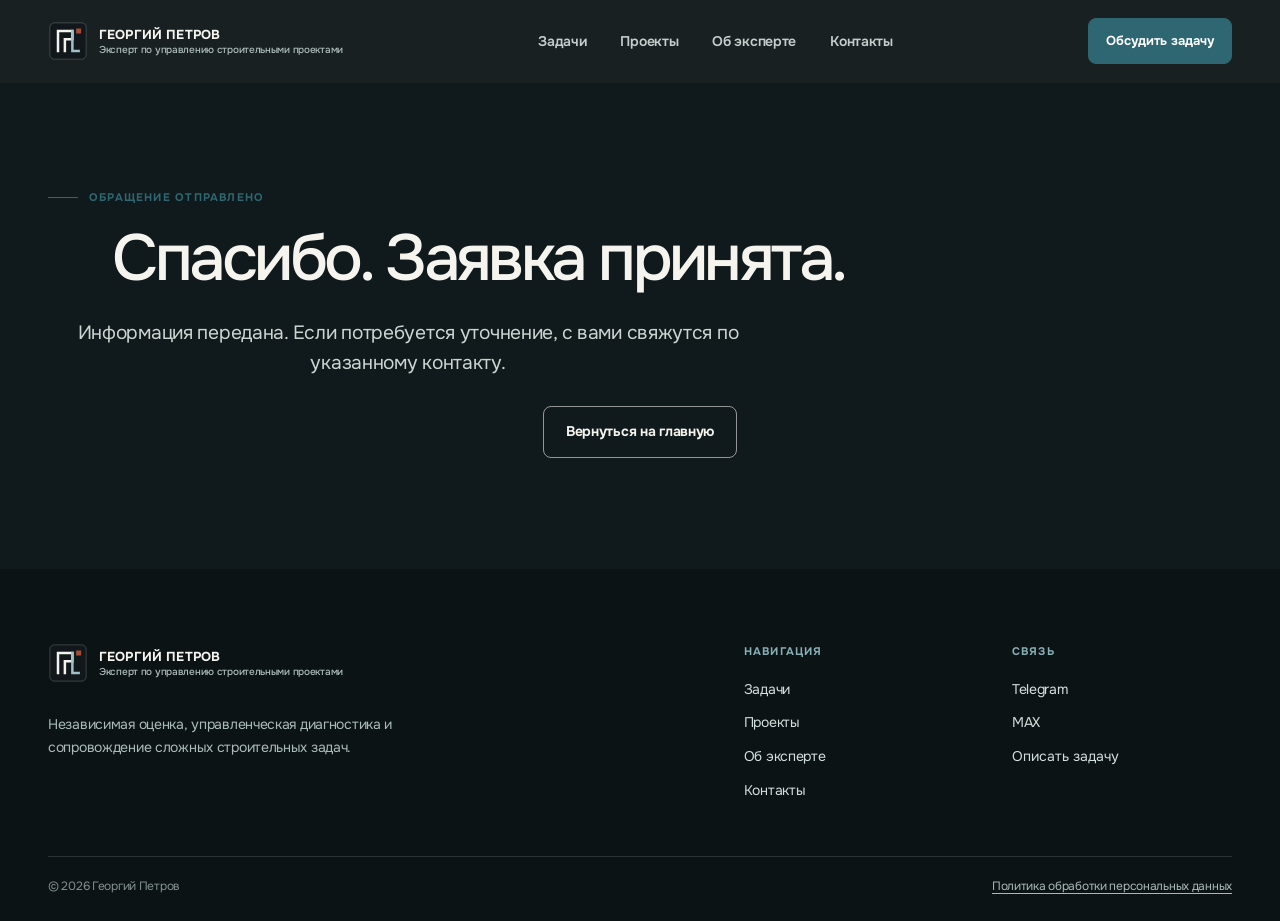
<file: thank-you.html>
<!doctype html>
<html lang="ru" data-base="./">
<head><meta charset="utf-8"><meta name="viewport" content="width=device-width, initial-scale=1"><meta name="theme-color" content="#11191B"><meta name="robots" content="noindex, nofollow"><title>Заявка отправлена — Георгий Петров</title><link rel="icon" type="image/svg+xml" href="assets/images/favicon.svg"><link rel="preconnect" href="https://fonts.googleapis.com"><link rel="preconnect" href="https://fonts.gstatic.com" crossorigin><link href="https://fonts.googleapis.com/css2?family=Onest:wght@400;500;600;700&family=Manrope:wght@400;500;600;700&display=swap" rel="stylesheet"><link rel="stylesheet" href="assets/css/style.css"><script src="assets/js/config.js" defer></script><script src="assets/js/components.js" defer></script><script src="assets/js/main.js" defer></script></head>
<body data-page="thank-you"><div data-site-header></div><main id="main-content"><section class="page-hero empty-state"><div class="container"><p class="eyebrow">Обращение отправлено</p><h1>Спасибо. Заявка принята.</h1><p class="lead">Информация передана. Если потребуется уточнение, с вами свяжутся по указанному контакту.</p><p style="margin-top:28px"><a class="button button-secondary" href="index.html">Вернуться на главную</a></p></div></section></main><div data-site-footer></div></body></html>
</file>
<file: assets/css/style.css>
:root {
  --ink: #11191b;
  --ink-2: #172226;
  --paper: #f4f2ed;
  --paper-strong: #fbfaf7;
  --mist: #e9edeb;
  --line: #d7ddda;
  --line-dark: rgba(239, 244, 242, .17);
  --steel: #2f6672;
  --steel-2: #78aeb8;
  --muted: #657276;
  --white: #fff;
  --accent: #b65b42;
  --radius: 16px;
  --radius-sm: 10px;
  --container: 1240px;
  --font: 'Manrope', -apple-system, BlinkMacSystemFont, 'Segoe UI', sans-serif;
}

* { box-sizing: border-box; }
html { scroll-behavior: smooth; }
body {
  min-width: 320px;
  margin: 0;
  color: var(--ink);
  background: var(--paper);
  font-family: var(--font);
  font-size: 16px;
  font-weight: 400;
  line-height: 1.62;
  font-synthesis: none;
  -webkit-font-smoothing: antialiased;
  text-rendering: optimizeLegibility;
}
body.menu-open, body.modal-open { overflow: hidden; }
img { display: block; max-width: 100%; }
a { color: inherit; text-underline-offset: 3px; text-decoration-thickness: 1px; }
a:hover { color: var(--steel); }
button, input, textarea, select { font: inherit; }
button { cursor: pointer; }
button:disabled { cursor: wait; opacity: .72; }

.skip-link { position: fixed; z-index: 999; top: 12px; left: 12px; padding: 10px 14px; color: var(--paper); background: var(--ink); border-radius: 8px; transform: translateY(-180%); }
.skip-link:focus { transform: translateY(0); }
:focus-visible { outline: 3px solid var(--accent); outline-offset: 4px; }

.container { width: min(var(--container), calc(100% - 96px)); margin-inline: auto; }
.section { padding: 108px 0; }
.section-tight { padding: 76px 0; }
.section-dark { color: var(--paper); background: var(--ink); }
.section-mist { background: var(--mist); }

h1, h2, h3, p { margin-top: 0; }
h1, h2, h3 {
  color: var(--ink);
  font-family: var(--font);
  font-weight: 500;
  letter-spacing: -.057em;
  line-height: 1.09;
}
h1 { max-width: 860px; margin-bottom: 24px; font-size: clamp(43px, 5.1vw, 72px); }
h2 { max-width: 800px; margin-bottom: 18px; font-size: clamp(33px, 3.5vw, 51px); }
h3 { margin-bottom: 11px; font-size: clamp(22px, 2vw, 29px); }
.section-dark h1, .section-dark h2, .section-dark h3 { color: var(--paper); }
.lead { max-width: 720px; margin-bottom: 0; font-size: clamp(18px, 1.5vw, 21px); line-height: 1.56; }
.muted { color: var(--muted); }
.small { font-size: 14px; }
.eyebrow, .section-label { display: flex; align-items: center; gap: 11px; margin: 0 0 18px; color: var(--steel); font-size: 11px; font-weight: 700; letter-spacing: .11em; line-height: 1.3; text-transform: uppercase; }
.eyebrow::before, .section-label::before { width: 30px; height: 1px; background: currentColor; content: ''; }
.section-dark .eyebrow, .section-dark .section-label { color: var(--steel-2); }

/* Header */
.site-header { position: sticky; z-index: 100; top: 0; color: var(--paper); background: rgba(17, 25, 27, .97); border-bottom: 1px solid transparent; backdrop-filter: blur(14px); }
.site-header.is-scrolled { border-color: rgba(238, 243, 241, .14); }
.header-inner { display: grid; grid-template-columns: auto 1fr auto; align-items: center; min-height: 82px; gap: 30px; }
.brand { display: inline-flex; align-items: center; gap: 11px; color: inherit; text-decoration: none; }
.brand:hover { color: inherit; }
.brand img { width: 40px; height: 40px; flex: 0 0 auto; }
.brand-text { display: grid; gap: 2px; line-height: 1.16; }
.brand-text strong { color: var(--paper); font-size: 13px; font-weight: 700; letter-spacing: .012em; text-transform: uppercase; }
.brand-text span { color: #adbcba; font-size: 10px; font-weight: 500; }
.desktop-nav { display: flex; justify-content: center; gap: clamp(20px, 2.65vw, 42px); }
.desktop-nav a { position: relative; color: #c5cecc; font-size: 14px; font-weight: 600; text-decoration: none; }
.desktop-nav a::after { position: absolute; right: 0; bottom: -10px; left: 0; height: 1px; background: var(--steel-2); content: ''; transform: scaleX(0); transition: transform .2s ease; }
.desktop-nav a:hover, .desktop-nav a[aria-current='page'] { color: var(--paper); }
.desktop-nav a:hover::after, .desktop-nav a[aria-current='page']::after { transform: scaleX(1); }
.header-actions { display: flex; align-items: center; }
.menu-toggle { display: none; width: 46px; height: 46px; padding: 10px; color: var(--paper); background: transparent; border: 1px solid rgba(243,242,238,.34); border-radius: 8px; }
.menu-toggle span { display: block; height: 1px; margin: 5px 0; background: currentColor; }
.mobile-menu { display: none; }

/* Buttons */
.button { display: inline-flex; align-items: center; justify-content: center; min-height: 52px; padding: 14px 22px; color: var(--ink); background: transparent; border: 1px solid currentColor; border-radius: 8px; font-size: 14px; font-weight: 650; line-height: 1.1; text-align: center; text-decoration: none; transition: transform .18s ease, background .18s ease, color .18s ease, border-color .18s ease, box-shadow .18s ease; }
.button:hover { transform: translateY(-2px); }
.button-primary { color: var(--white); background: var(--steel); border-color: var(--steel); }
.button-primary:hover { color: var(--white); background: #24515c; border-color: #24515c; box-shadow: 0 10px 25px rgba(35, 80, 91, .26); }
.button-secondary { color: var(--paper); border-color: rgba(243,242,238,.58); }
.button-secondary:hover { color: var(--paper); background: rgba(243,242,238,.08); border-color: var(--paper); }
.button-compact { min-height: 46px; padding: 12px 17px; font-size: 13px; }
.button-full { width: 100%; }
.text-link { display: inline-flex; align-items: center; gap: 10px; color: var(--steel); font-size: 14px; font-weight: 650; text-decoration: none; }
.text-link::after { content: '→'; transition: transform .18s ease; }
.text-link:hover::after { transform: translateX(4px); }
.section-dark .text-link { color: var(--steel-2); }

/* Hero */
.hero { position: relative; overflow: hidden; color: var(--paper); background: var(--ink); }
.hero::before { position: absolute; inset: 0; opacity: .72; background: linear-gradient(90deg, rgba(103, 146, 149, .11) 1px, transparent 1px), linear-gradient(rgba(103, 146, 149, .10) 1px, transparent 1px); background-size: 78px 78px; content: ''; mask-image: linear-gradient(90deg, #000, #000 68%, transparent 100%); }
.hero::after { position: absolute; right: -10vw; bottom: -20vw; width: 55vw; height: 55vw; border: 1px solid rgba(119, 169, 178, .12); border-radius: 50%; content: ''; box-shadow: 0 0 0 88px rgba(119, 169, 178, .025), 0 0 0 176px rgba(119, 169, 178, .016); }
.hero-inner { position: relative; z-index: 1; display: grid; grid-template-columns: minmax(0, 1.618fr) minmax(360px, 1fr); gap: clamp(48px, 7vw, 112px); align-items: center; min-height: 630px; padding: 86px 0 64px; }
.hero-copy { position: relative; z-index: 1; padding: 22px 0; }
.hero h1 { max-width: 750px; color: var(--paper); }
.hero .lead { max-width: 670px; color: #ced8d5; }
.hero-actions { display: flex; flex-wrap: wrap; gap: 12px; margin-top: 34px; }
.hero-note { max-width: 650px; margin: 18px 0 0; color: #aebbb9; font-size: 13px; line-height: 1.55; }
.hero-visual { position: relative; z-index: 1; justify-self: end; width: min(100%, 425px); }
.hero-photo { position: relative; overflow: hidden; width: 100%; background: #172428; border: 1px solid rgba(239,244,242,.19); border-radius: var(--radius); box-shadow: 0 26px 70px rgba(0,0,0,.34); }
.hero-photo::after { position: absolute; right: 0; bottom: 0; width: 46px; height: 46px; background: var(--accent); content: ''; }
.hero-photo img { width: 100%; height: auto; }
.hero-photo--award { aspect-ratio: 4 / 5; }
.hero-photo--award img { width: 100%; height: 100%; object-fit: cover; object-position: 50% 45%; }
.photo-caption { margin: 14px 0 0; color: #aebfbc; font-size: 12px; line-height: 1.45; }
.photo-caption strong { display: block; margin-bottom: 2px; color: var(--paper); font-size: 12px; font-weight: 650; }
.hero-stats { position: relative; z-index: 1; display: grid; grid-template-columns: repeat(4, 1fr); border-top: 1px solid var(--line-dark); border-left: 1px solid var(--line-dark); }
.hero-stat { min-height: 118px; padding: 20px 23px; border-right: 1px solid var(--line-dark); border-bottom: 1px solid var(--line-dark); }
.hero-stat strong { display: block; margin-bottom: 7px; color: var(--paper); font-size: clamp(26px, 2.6vw, 37px); font-weight: 500; letter-spacing: -.06em; line-height: 1; }
.hero-stat span { display: block; color: #b0c0bd; font-size: 12px; line-height: 1.45; }

/* Page header */
.page-hero { color: var(--paper); background: var(--ink); padding: 82px 0 70px; }
.page-hero h1 { color: var(--paper); }
.page-hero .lead { color: #cbd5d2; }
.breadcrumbs { display: flex; flex-wrap: wrap; gap: 8px; margin: 0 0 28px; padding: 0; color: #aebbb8; font-size: 13px; list-style: none; }
.breadcrumbs li + li::before { margin-right: 8px; color: #748581; content: '/'; }
.breadcrumbs a { color: #c5d4d1; }

/* Layout headings */
.section-head { display: grid; grid-template-columns: minmax(0, 1.618fr) minmax(280px, 1fr); gap: 68px; align-items: end; margin-bottom: 46px; }
.section-head .lead { margin-left: auto; color: var(--muted); }
.section-dark .section-head .lead { color: #c0ccca; }

/* Scenario and task cards */
.scenario-grid { display: grid; grid-template-columns: repeat(4, 1fr); gap: 14px; }
.scenario-card { min-height: 280px; padding: 29px; background: var(--paper-strong); border: 1px solid var(--line); border-radius: var(--radius-sm); }
.scenario-card .num { display: block; margin-bottom: 49px; color: var(--steel); font-size: 11px; font-weight: 700; letter-spacing: .11em; }
.scenario-card h3 { font-size: 22px; }
.scenario-card p { margin-bottom: 0; color: var(--muted); font-size: 14px; line-height: 1.6; }

.task-grid { display: grid; grid-template-columns: repeat(2, 1fr); gap: 18px; }
.task-card { display: grid; grid-template-columns: auto 1fr; gap: 24px; padding: 34px; color: var(--paper); background: var(--ink); border-radius: var(--radius); }
.task-index { display: flex; align-items: center; justify-content: center; width: 42px; height: 42px; color: var(--steel-2); border: 1px solid rgba(120,174,184,.72); border-radius: 50%; font-size: 11px; font-weight: 700; }
.task-card h3 { margin-bottom: 11px; color: var(--paper); font-size: clamp(23px, 2vw, 29px); }
.task-card p { margin-bottom: 20px; color: #c8d2d0; }
.task-card ul { display: grid; gap: 7px; margin: 0; padding: 0; list-style: none; }
.task-card li { position: relative; padding-left: 16px; color: #b1c0bd; font-size: 14px; }
.task-card li::before { position: absolute; top: .72em; left: 0; width: 5px; height: 5px; background: var(--steel-2); content: ''; }

/* Feature strip */
.value-strip { display: grid; grid-template-columns: minmax(0, 1.618fr) minmax(280px, 1fr); gap: 46px; align-items: center; padding: 48px 52px; color: var(--paper); background: var(--steel); border-radius: var(--radius); }
.value-strip h2 { max-width: 720px; margin: 0; color: var(--paper); font-size: clamp(28px, 3.15vw, 44px); }
.value-strip p { margin: 0; color: #d7e4e1; }

/* Project cards */
.project-grid { display: grid; grid-template-columns: repeat(2, minmax(0, 1fr)); gap: 20px; align-items: start; }
.project-card { display: grid; overflow: hidden; color: var(--paper); background: var(--ink); border: 1px solid rgba(17,25,27,.25); border-radius: var(--radius); text-decoration: none; transition: transform .22s ease, box-shadow .22s ease; }
.project-card:hover { color: var(--paper); box-shadow: 0 18px 38px rgba(17,25,27,.13); transform: translateY(-3px); }
.project-card--feature { grid-column: span 2; grid-template-columns: minmax(0, .92fr) minmax(0, 1.08fr); }
.project-card--split { grid-template-columns: minmax(0, .96fr) minmax(0, 1.04fr); }
.project-card--visual-first .project-media { order: -1; }
.project-copy { display: flex; flex-direction: column; min-height: 100%; padding: 38px; }
.project-type { margin: 0 0 17px; color: var(--steel-2); font-size: 11px; font-weight: 700; letter-spacing: .11em; text-transform: uppercase; }
.project-card h3 { max-width: 500px; margin-bottom: 14px; color: var(--paper); font-size: clamp(29px, 2.6vw, 40px); }
.project-card p { max-width: 530px; color: #c8d2d0; }
.project-meta { display: flex; flex-wrap: wrap; gap: 8px; margin-top: auto; padding-top: 24px; }
.project-meta span { padding: 7px 9px; color: #e8efed; border: 1px solid rgba(232,239,237,.28); border-radius: 5px; font-size: 11px; font-weight: 600; }
.project-media { position: relative; overflow: hidden; min-width: 0; background: #1a282c; }
.project-media img { width: 100%; height: auto; }
.project-card--feature .project-media img, .project-card--split .project-media img { width: 100%; height: auto; }
.project-card--native { grid-template-rows: auto 1fr; }
.project-card--native .project-media { background: transparent; }
.project-card--native .project-copy { min-height: 258px; }
.project-card--native .project-media img { width: 100%; height: auto; }
.project-card--slide { grid-template-columns: minmax(0, 1.1fr) minmax(230px, .9fr); }
.project-media::after { position: absolute; right: 0; bottom: 0; width: 46px; height: 46px; background: var(--accent); content: ''; }
.project-slide { position: relative; display: flex; flex-direction: column; justify-content: space-between; min-height: 100%; padding: 30px; overflow: hidden; color: var(--paper); background: linear-gradient(145deg, #2d6673, #172327 64%); }
.project-slide::before { position: absolute; top: -15%; right: -29%; width: 78%; aspect-ratio: 1; border: 1px solid rgba(210,235,237,.32); border-radius: 50%; box-shadow: 0 0 0 56px rgba(210,235,237,.035), 0 0 0 112px rgba(210,235,237,.02); content: ''; }
.project-slide span, .project-slide p, .project-slide strong { position: relative; z-index: 1; }
.project-slide span { color: #c3e2e7; font-size: 11px; font-weight: 700; letter-spacing: .1em; text-transform: uppercase; }
.project-slide strong { max-width: 350px; font-size: clamp(34px, 4.3vw, 58px); font-weight: 500; letter-spacing: -.07em; line-height: .94; }
.project-slide p { margin: 0; color: #d7e5e2; font-size: 13px; }
.projects-more { margin: 32px 0 0; }

/* Detailed case pages */
.case-intro { display: grid; grid-template-columns: minmax(0, 1.618fr) minmax(320px, 1fr); gap: 58px; align-items: start; }
.case-intro .lead { max-width: none; }
.case-facts { margin: 0; padding: 0; overflow: hidden; list-style: none; background: var(--paper-strong); border: 1px solid var(--line); border-radius: var(--radius); }
.case-facts li { display: grid; grid-template-columns: 118px 1fr; gap: 20px; padding: 17px 20px; border-bottom: 1px solid var(--line); font-size: 14px; }
.case-facts li:last-child { border-bottom: 0; }
.case-facts span { color: var(--muted); }
.case-facts strong { font-weight: 600; }
.case-gallery { display: grid; grid-template-columns: repeat(12, 1fr); gap: 16px; align-items: start; }
.case-gallery figure { margin: 0; overflow: hidden; background: var(--paper-strong); border: 1px solid var(--line); border-radius: var(--radius-sm); }
.case-gallery figure img { width: 100%; height: auto; }
.case-gallery .span-7 { grid-column: span 7; }
.case-gallery .span-5 { grid-column: span 5; }
.case-gallery .span-6 { grid-column: span 6; }
.case-gallery figcaption { padding: 10px 12px 13px; color: var(--muted); font-size: 12px; }
.case-body { display: grid; grid-template-columns: minmax(0, 1.1fr) minmax(280px, .7fr); gap: 70px; }
.case-body h2 { font-size: clamp(30px, 3vw, 43px); }
.case-body p, .case-body li { font-size: 17px; }
.case-body ul { display: grid; gap: 11px; padding-left: 22px; }
.case-aside { align-self: start; padding: 30px; color: var(--paper); background: var(--ink); border-radius: var(--radius); }
.case-aside h3 { color: var(--paper); font-size: 22px; }
.case-aside p, .case-aside li { color: #c9d4d1; font-size: 14px; }
.case-aside ul { margin: 0; padding-left: 18px; }

/* Other projects */
.other-projects { display: grid; grid-template-columns: repeat(3, 1fr); border-top: 1px solid var(--line); border-left: 1px solid var(--line); }
.other-project { min-height: 245px; padding: 28px; background: var(--paper); border-right: 1px solid var(--line); border-bottom: 1px solid var(--line); }
.other-project .num { display: block; margin-bottom: 40px; color: var(--steel); font-size: 11px; font-weight: 700; letter-spacing: .11em; }
.other-project h3 { font-size: 23px; }
.other-project p { margin-bottom: 0; color: var(--muted); font-size: 14px; }

/* About */
.profile-layout { display: grid; grid-template-columns: minmax(0, 1.05fr) minmax(320px, .8fr); gap: 64px; align-items: center; }
.profile-photo { overflow: hidden; background: #dce4e1; border-radius: var(--radius); }
.profile-photo img { width: 100%; height: auto; }
.profile-text p { max-width: 650px; font-size: 18px; }
.profile-text p + p { margin-top: 18px; }
.registry-card { display: grid; grid-template-columns: 1fr auto; gap: 24px; align-items: center; padding: 30px; color: var(--paper); background: var(--ink); border-radius: var(--radius); }
.registry-card h3 { margin-bottom: 8px; color: var(--paper); font-size: 24px; }
.registry-card p { max-width: 660px; margin-bottom: 14px; color: #c8d4d1; font-size: 14px; }
.registry-card a { color: var(--steel-2); font-size: 14px; font-weight: 650; }
.registry-qr { width: 108px; height: 108px; padding: 7px; background: var(--paper); border-radius: 7px; }
.awards-grid { display: grid; grid-template-columns: 1fr 1fr; gap: 18px; }
.awards-grid figure { margin: 0; overflow: hidden; background: var(--paper-strong); border: 1px solid var(--line); border-radius: var(--radius-sm); }
.awards-grid img { width: 100%; height: auto; }
.awards-grid figcaption { padding: 11px 13px; color: var(--muted); font-size: 12px; }

/* Contacts */
.contact-layout { display: grid; grid-template-columns: minmax(0, 1.618fr) minmax(330px, 1fr); gap: 20px; }
.contact-panel { padding: 42px; background: var(--paper-strong); border: 1px solid var(--line); border-radius: var(--radius); }
.contact-panel--dark { color: var(--paper); background: var(--ink); border-color: var(--ink); }
.contact-panel--dark h2 { color: var(--paper); }
.contact-panel h2 { max-width: 600px; }
.contact-panel .lead { max-width: 650px; color: var(--muted); }
.contact-panel--dark .lead { color: #c4d0cd; }
.contact-link-list { margin-top: 30px; border-top: 1px solid var(--line); }
.contact-link-list a { display: flex; align-items: center; justify-content: space-between; padding: 19px 0; color: var(--ink); border-bottom: 1px solid var(--line); font-weight: 650; text-decoration: none; }
.contact-link-list a::after { color: var(--steel); content: '↗'; }
.button-contact { width: 100%; margin-top: 34px; color: var(--ink) !important; background: var(--paper) !important; border-color: var(--paper) !important; box-shadow: none; }
.button-contact:hover, .button-contact:focus-visible { color: var(--ink) !important; background: #dce6e3 !important; border-color: #dce6e3 !important; }
.contact-note { margin: 18px 0 0; color: #b7c6c2; font-size: 13px; }

/* Services */
.service-list { display: grid; gap: 0; }
.service-row { display: grid; grid-template-columns: 84px minmax(0, 1.25fr) minmax(240px, .75fr); gap: 32px; padding: 40px 0; border-top: 1px solid var(--line); }
.service-row:last-child { border-bottom: 1px solid var(--line); }
.service-row .num { color: var(--steel); font-size: 12px; font-weight: 700; letter-spacing: .11em; }
.service-row h2 { margin-bottom: 12px; font-size: clamp(29px, 3vw, 44px); }
.service-row p { margin-bottom: 0; color: var(--muted); }
.service-row ul { display: grid; gap: 7px; margin: 0; padding: 0; list-style: none; }
.service-row li { position: relative; padding-left: 17px; color: #3e4d51; font-size: 14px; }
.service-row li::before { position: absolute; top: .68em; left: 0; width: 5px; height: 5px; background: var(--steel); content: ''; }
.legal-note { padding: 28px 31px; color: #d5e3e0; background: var(--steel); border-radius: var(--radius-sm); font-size: 16px; }
.legal-note strong { color: var(--white); }

/* Quote and CTA */
.cta-panel { display: grid; grid-template-columns: minmax(0, 1.618fr) minmax(250px, .7fr); gap: 48px; align-items: end; padding: 54px; color: var(--paper); background: var(--ink); border-radius: var(--radius); }
.cta-panel h2 { margin: 0; color: var(--paper); font-size: clamp(31px, 3.45vw, 50px); }
.cta-panel p { margin: 0 0 20px; color: #bfd0cc; }
.cta-panel .button { justify-self: start; color: var(--ink); background: var(--paper); border-color: var(--paper); }
.cta-panel .button:hover { color: var(--ink); background: #dce6e3; border-color: #dce6e3; }

/* Footer */
.site-footer { padding: 74px 0 25px; color: #c2cfcc; background: #0c1315; }
.footer-grid { display: grid; grid-template-columns: minmax(0, 1.618fr) .55fr .55fr; gap: 48px; }
.footer-brand p { max-width: 380px; margin: 22px 0 0; color: #a9bbb8; font-size: 14px; }
.footer-column { display: grid; align-content: start; gap: 11px; }
.footer-title { margin: 0 0 6px; color: #86afb6; font-size: 11px; font-weight: 700; letter-spacing: .11em; text-transform: uppercase; }
.footer-column a, .footer-form-link { width: fit-content; padding: 0; color: #d3dfdc; background: none; border: 0; font-size: 14px; text-align: left; text-decoration: none; }
.footer-column a:hover, .footer-form-link:hover { color: var(--white); }
.footer-bottom { display: flex; justify-content: space-between; gap: 24px; margin-top: 54px; padding-top: 20px; color: #82908e; border-top: 1px solid rgba(218,231,228,.15); font-size: 12px; }
.footer-bottom a { color: #a7b8b5; }

/* Modal / form */
.modal { position: fixed; z-index: 1000; inset: 0; display: none; }
.modal[aria-hidden='false'] { display: block; }
.modal-backdrop { position: absolute; inset: 0; background: rgba(5, 12, 14, .74); backdrop-filter: blur(5px); }
.modal-panel { position: relative; width: min(680px, calc(100% - 32px)); max-height: min(820px, calc(100vh - 32px)); margin: 16px auto; padding: 38px; overflow: auto; background: var(--paper-strong); border-radius: var(--radius); box-shadow: 0 30px 80px rgba(0,0,0,.36); }
.modal-panel h2 { max-width: 580px; font-size: clamp(32px, 4vw, 47px); }
.modal-lead { max-width: 580px; color: var(--muted); }
.modal-close { position: absolute; top: 14px; right: 16px; width: 36px; height: 36px; padding: 0; color: var(--ink); background: transparent; border: 0; font-size: 30px; line-height: 1; }
.form-grid { display: grid; grid-template-columns: 1fr 1fr; gap: 14px; }
.field { display: grid; gap: 7px; margin-top: 16px; }
.field span { color: #4b595e; font-size: 13px; font-weight: 650; }
.field input, .field textarea, .field select { width: 100%; padding: 13px 14px; color: var(--ink); background: var(--white); border: 1px solid #c9d3d0; border-radius: 7px; font-size: 15px; }
.field textarea { min-height: 132px; resize: vertical; }
.form-honeypot { position: absolute; left: -99999px; }
.checkbox-field { display: flex; gap: 10px; align-items: flex-start; margin: 18px 0; color: #566368; font-size: 12px; line-height: 1.45; }
.checkbox-field input { margin-top: 3px; }
.form-error { min-height: 20px; margin: 0 0 10px; color: #aa3e2d; font-size: 13px; }
.form-note { margin: 13px 0 0; color: var(--muted); font-size: 12px; line-height: 1.45; }

/* Privacy / generic */
.policy { max-width: 860px; }
.policy h2 { margin-top: 54px; font-size: 30px; }
.policy p, .policy li { color: #4f5d61; }
.policy ul { padding-left: 22px; }
.empty-state { display: grid; min-height: 54vh; place-items: center; text-align: center; }

[data-reveal] { opacity: 1; transform: none; }

@media (max-width: 1050px) {
  .container { width: min(var(--container), calc(100% - 56px)); }
  .header-inner { gap: 20px; }
  .desktop-nav { gap: 19px; }
  .hero-inner { grid-template-columns: minmax(0, 1.28fr) minmax(300px, .72fr); gap: 48px; }
  .hero-visual { width: 100%; }
  .scenario-grid { grid-template-columns: repeat(2, 1fr); }
  .project-card--feature { grid-template-columns: minmax(0, 1fr) minmax(310px, .88fr); }
  .project-card--split, .project-card--slide { grid-template-columns: minmax(0, 1fr) minmax(250px, .86fr); }
  .case-body, .profile-layout { grid-template-columns: 1fr; }
  .case-aside { max-width: 700px; }
}

@media (max-width: 820px) {
  .container { width: min(var(--container), calc(100% - 36px)); }
  .section { padding: 78px 0; }
  .section-tight { padding: 60px 0; }
  .desktop-nav, .header-actions { display: none; }
  .menu-toggle { display: block; justify-self: end; }
  .mobile-menu[aria-hidden='false'] { display: block; padding: 8px 18px 20px; color: var(--paper); background: var(--ink); border-top: 1px solid rgba(238,243,241,.15); }
  .mobile-menu nav { display: grid; }
  .mobile-menu nav a { padding: 15px 2px; color: #d8e0de; border-bottom: 1px solid rgba(238,243,241,.14); font-size: 16px; font-weight: 600; text-decoration: none; }
  .mobile-menu-actions { display: grid; grid-template-columns: 1fr 1fr; gap: 10px; margin-top: 18px; }
  .hero-inner { grid-template-columns: 1fr; min-height: 0; padding: 66px 0 44px; }
  .hero-copy { padding: 0; }
  .hero-visual { justify-self: start; width: min(430px, 100%); }
  .hero-stats { grid-template-columns: repeat(2, 1fr); }
  .section-head, .contact-layout, .value-strip, .cta-panel { grid-template-columns: 1fr; gap: 28px; }
  .section-head .lead { margin-left: 0; }
  .task-grid, .project-grid { grid-template-columns: 1fr; }
  .project-card--feature, .project-card--split, .project-card--slide { grid-column: auto; grid-template-columns: 1fr; }
  .project-card--feature .project-media, .project-card--split .project-media, .project-card--slide .project-media { order: -1; }
  .project-card--feature .project-media img, .project-card--split .project-media img { width: 100%; height: auto; }
  .project-copy { min-height: 0; padding: 30px; }
  .project-card--native .project-copy { min-height: 0; }
  .project-slide { min-height: 350px; }
  .service-row { grid-template-columns: 62px 1fr; gap: 12px 20px; }
  .service-row ul { grid-column: 2; }
  .other-projects { grid-template-columns: 1fr 1fr; }
  .registry-card { grid-template-columns: 1fr; }
  .registry-qr { order: -1; }
}

@media (max-width: 560px) {
  .container { width: calc(100% - 32px); }
  .header-inner { min-height: 72px; }
  .brand img { width: 37px; height: 37px; }
  .brand-text strong { font-size: 11px; }
  .brand-text span { max-width: 190px; font-size: 9px; }
  h1 { font-size: clamp(36px, 11vw, 48px); letter-spacing: -.06em; }
  h2 { font-size: clamp(30px, 8.5vw, 39px); }
  .hero-actions { display: grid; grid-template-columns: 1fr; }
  .hero-actions .button { width: 100%; }
  .hero-stat { min-height: 106px; padding: 17px 15px; }
  .hero-stat strong { font-size: 28px; }
  .scenario-grid { grid-template-columns: 1fr; }
  .scenario-card { min-height: 0; }
  .scenario-card .num { margin-bottom: 32px; }
  .task-card { grid-template-columns: 1fr; gap: 20px; padding: 27px; }
  .task-index { width: 38px; height: 38px; }
  .value-strip, .cta-panel { padding: 32px 26px; }
  .project-copy { padding: 27px; }
  .project-card h3 { font-size: 32px; }
  .case-intro { grid-template-columns: 1fr; gap: 30px; }
  .case-facts li { grid-template-columns: 1fr; gap: 4px; }
  .case-gallery { grid-template-columns: 1fr; }
  .case-gallery .span-7, .case-gallery .span-5, .case-gallery .span-6 { grid-column: auto; }
  .other-projects { grid-template-columns: 1fr; }
  .contact-panel { padding: 28px 24px; }
  .form-grid { grid-template-columns: 1fr; gap: 0; }
  .modal-panel { padding: 34px 22px 26px; }
  .footer-grid { grid-template-columns: 1fr; gap: 34px; }
  .footer-bottom { flex-direction: column; gap: 10px; margin-top: 38px; }
}


/* V9 — unified editorial system */
:root { --font: "Onest", "Manrope", Arial, sans-serif; --ink:#10191b; --paper:#f6f4ef; --paper-strong:#fbfaf7; --mist:#e9eeeb; --steel:#2e6671; --steel-2:#5fa1ae; --accent:#b95e43; --line:#d6dcda; --radius:16px; }
body { font-family:var(--font); letter-spacing:-.018em; }
h1,h2,h3 { font-family:var(--font); font-weight:500; letter-spacing:-.055em; }
.hero { padding:76px 0 42px; background:var(--ink); }
.hero-inner { display:grid; grid-template-columns:minmax(0,1.14fr) minmax(340px,.86fr); align-items:stretch; gap:34px; }
.hero-copy { align-self:center; padding:28px 0 34px; }
.hero h1 { max-width:720px; font-size:clamp(46px,5.4vw,76px); line-height:.98; font-weight:500; }
.hero .lead { max-width:680px; color:#c9d4d1; font-size:20px; line-height:1.48; }
.hero-visual { display:grid; grid-template-rows:auto auto; align-self:start; }
.hero-photo--award { height:520px; margin:0; overflow:hidden; background:#dde1de; border-radius:14px; }
.hero-photo--award img { width:100%; height:100%; object-fit:cover; object-position:52% 24%; filter:contrast(1.03) saturate(.82); }
.photo-caption { margin:12px 0 0; color:#aabbb7; font-size:13px; line-height:1.45; }
.photo-caption strong { display:block; margin-bottom:2px; color:#f1f3ef; font-weight:600; }
.hero-stats { grid-template-columns:repeat(4,1fr); gap:0; border-top:1px solid rgba(255,255,255,.12); }
.hero-stat { padding:22px 20px 10px 0; border-right:0; }
.hero-stat strong { font-size:24px; font-weight:500; }
.hero-stat span { font-size:12px; }
.section { padding:88px 0; }
.section-head h2 { max-width:800px; font-size:clamp(34px,4vw,58px); }
.section-head .lead { max-width:450px; }
.project-grid--uniform { display:grid; grid-template-columns:repeat(2,minmax(0,1fr)); gap:20px; }
.project-card--uniform { display:grid; grid-template-rows:260px auto; min-height:0; border:0; border-radius:14px; background:var(--ink); }
.project-card--uniform .project-media { min-height:260px; background:#dfe4e2; }
.project-card--uniform .project-media::after { width:30px; height:30px; }
.project-card--uniform .project-media img { width:100%; height:100%; object-fit:cover; object-position:center; display:block; filter:contrast(1.04) saturate(.83); }
.project-card--uniform .project-copy { min-height:330px; padding:30px 32px 28px; }
.project-card--uniform h3 { font-size:clamp(30px,3vw,42px); line-height:1.02; }
.project-card--uniform p { max-width:430px; font-size:16px; line-height:1.48; }
.project-card--uniform .project-meta { padding-top:18px; }
.awards-grid--compact { grid-template-columns:repeat(2,minmax(0,1fr)); gap:18px; max-width:860px; }
.awards-grid--compact figure { display:grid; grid-template-rows:230px auto; }
.awards-grid--compact img { height:230px; object-fit:contain; padding:14px; background:#ecece8; filter:contrast(1.02) saturate(.78); }
.profile-photo { max-height:560px; }
.profile-photo img { height:560px; object-fit:cover; object-position:center 18%; filter:contrast(1.04) saturate(.82); }
.cta-panel { grid-template-columns:minmax(0,1.2fr) minmax(280px,.8fr); padding:44px 50px; }
.cta-panel h2 { max-width:750px; font-size:clamp(34px,4vw,56px); }
.contact-panel h2, .page-hero h1 { font-weight:500; }
.service-row { grid-template-columns:64px minmax(0,1.25fr) minmax(240px,.75fr); }
.service-row h2 { font-weight:500; }
/* remove visual noise caused by image-size variance */
.case-gallery figure img { filter:contrast(1.04) saturate(.82); }
@media (max-width: 900px){ .hero-inner{grid-template-columns:1fr;}.hero-photo--award{height:420px;}.hero-stats{grid-template-columns:repeat(2,1fr)}.project-grid--uniform{grid-template-columns:1fr}.project-card--uniform{grid-template-rows:240px auto}.section{padding:64px 0}.profile-layout{grid-template-columns:1fr}.profile-photo img{height:auto}.cta-panel{grid-template-columns:1fr}.awards-grid--compact{grid-template-columns:1fr} }
</file>
